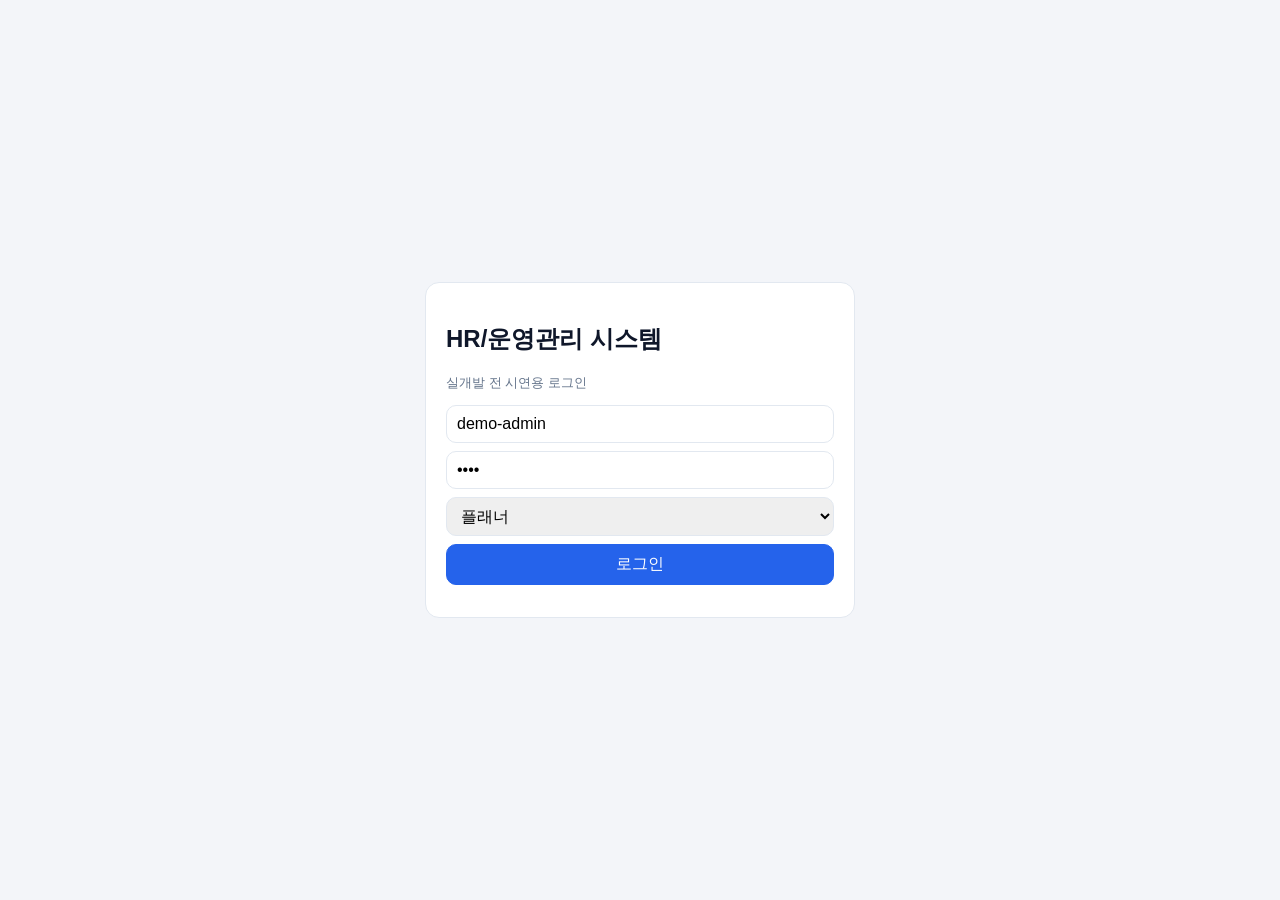
<file: index.html>
<!doctype html>
<html lang="ko">
<head>
  <meta charset="UTF-8" />
  <meta name="viewport" content="width=device-width, initial-scale=1.0" />
  <title>로그인 | HR/운영관리</title>
  <link rel="stylesheet" href="assets/css/common.css" />
</head>
<body>
  <main class="login-shell">
    <section class="login-card">
      <h1>HR/운영관리 시스템</h1>
      <p class="muted">실개발 전 시연용 로그인</p>
      <div class="toolbar" style="flex-direction:column; align-items:stretch;">
        <input id="userId" placeholder="아이디" value="demo-admin" />
        <input id="userPw" type="password" placeholder="비밀번호" value="1234" />
        <select id="roleSelect">
          <option>플래너</option>
          <option>점장</option>
          <option>팀장</option>
          <option>담당</option>
          <option>사무실</option>
        </select>
        <button id="loginBtn" class="primary">로그인</button>
      </div>
    </section>
  </main>
  <script>
    document.getElementById('loginBtn').addEventListener('click', function () {
      const role = document.getElementById('roleSelect').value;
      localStorage.setItem('mock_role', role);
      location.href = 'front.html';
    });
  </script>
</body>
</html>
</file>
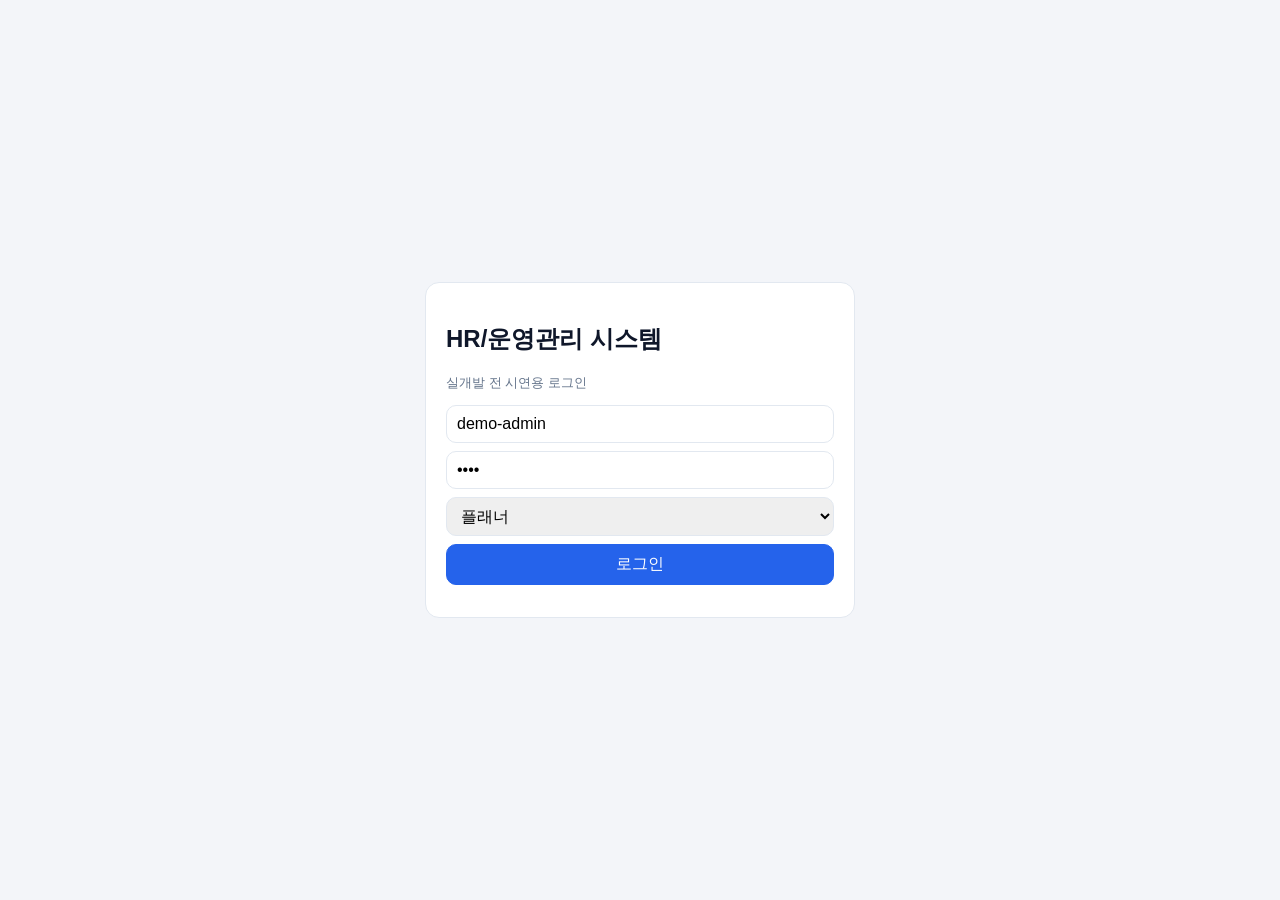
<file: approval.html>
<!doctype html><html lang="ko"><head><meta charset="UTF-8"/><meta name="viewport" content="width=device-width, initial-scale=1.0"/><title>가입/승인</title><link rel="stylesheet" href="assets/css/common.css"/></head>
<body class="page"><main class="container" id="approval-root"></main><script src="assets/js/data.js"></script><script src="assets/js/common.js"></script><script src="assets/js/pages.js"></script><script>PageInit.initApproval();</script></body></html>
</file>
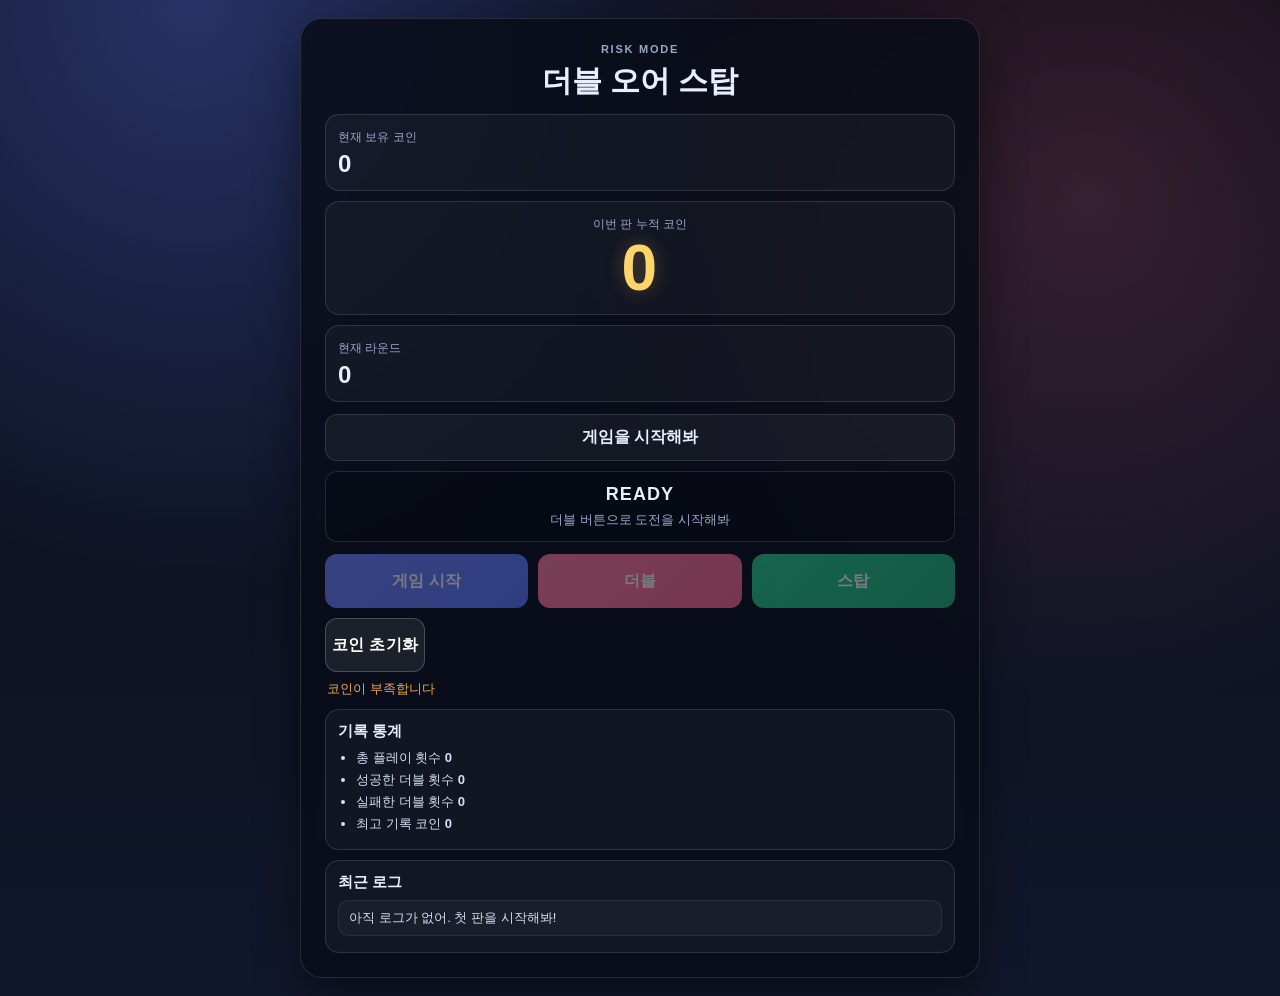
<file: dbstop.html>
<!DOCTYPE html>
<html lang="ko">
<head>
  <meta charset="UTF-8" />
  <meta name="viewport" content="width=device-width, initial-scale=1.0" />
  <title>더블 오어 스탑</title>
  <link rel="stylesheet" href="dbstop.css" />
</head>
<body>
  <main class="app">
    <section class="game-card" id="gameCard">
      <header class="title-wrap">
        <p class="eyebrow">RISK MODE</p>
        <h1>더블 오어 스탑</h1>
      </header>

      <section class="panel total-panel">
        <span class="label">현재 보유 코인</span>
        <strong class="value" id="totalCoin">0</strong>
      </section>

      <section class="panel pot-panel" id="potPanel">
        <span class="label">이번 판 누적 코인</span>
        <strong class="pot-value" id="roundCoin">0</strong>
      </section>

      <section class="panel meta-panel">
        <span class="label">현재 라운드</span>
        <strong class="value" id="roundCount">0</strong>
      </section>

      <section class="status-box" id="statusBox" aria-live="polite">
        게임을 시작해봐
      </section>

      <section class="result-stage" id="resultStage" aria-live="polite">
        <div class="result-card" id="resultCard">
          <p class="result-title" id="resultTitle">READY</p>
          <p class="result-sub" id="resultSub">더블 버튼으로 도전을 시작해봐</p>
        </div>
      </section>

      <section class="actions">
        <button id="startBtn" class="btn btn-start">게임 시작</button>
        <button id="doubleBtn" class="btn btn-double" disabled>더블</button>
        <button id="stopBtn" class="btn btn-stop" disabled>스탑</button>
      </section>

      <section class="sub-actions">
        <button id="resetBtn" class="btn btn-reset">코인 초기화</button>
        <p class="hint" id="coinWarning"></p>
      </section>

      <section class="stats panel">
        <h2>기록 통계</h2>
        <ul>
          <li>총 플레이 횟수 <strong id="statPlays">0</strong></li>
          <li>성공한 더블 횟수 <strong id="statSuccess">0</strong></li>
          <li>실패한 더블 횟수 <strong id="statFail">0</strong></li>
          <li>최고 기록 코인 <strong id="statBest">0</strong></li>
        </ul>
      </section>

      <section class="logs panel">
        <h2>최근 로그</h2>
        <ul id="logList"></ul>
      </section>
    </section>
  </main>

  <script src="dbstop.js"></script>
</body>
</html>
</file>
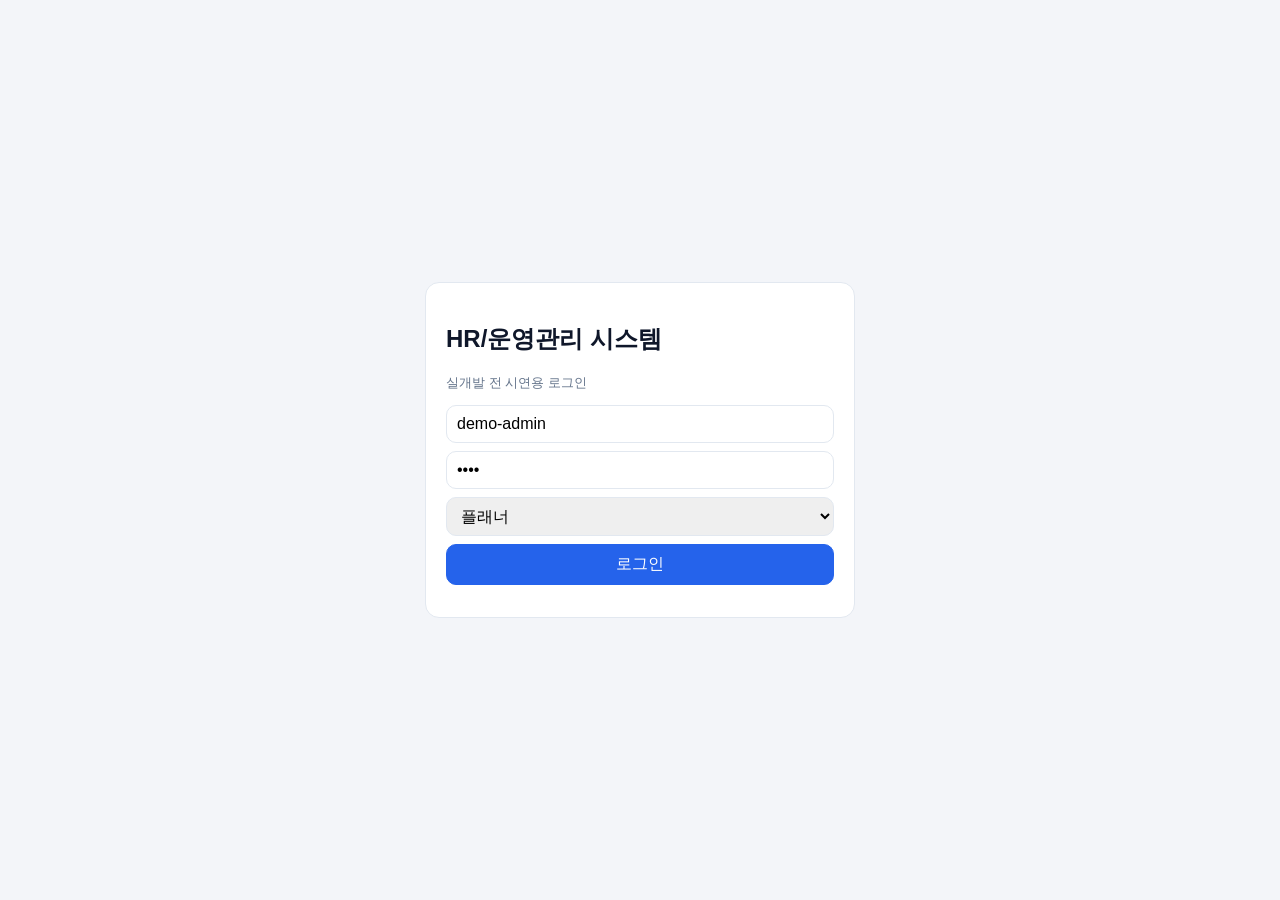
<file: employee.html>
<!doctype html><html lang="ko"><head><meta charset="UTF-8"/><meta name="viewport" content="width=device-width, initial-scale=1.0"/><title>직원관리</title><link rel="stylesheet" href="assets/css/common.css"/></head>
<body class="page"><main class="container" id="employee-root"></main><script src="assets/js/data.js"></script><script src="assets/js/common.js"></script><script src="assets/js/pages.js"></script><script>PageInit.initEmployee();</script></body></html>
</file>
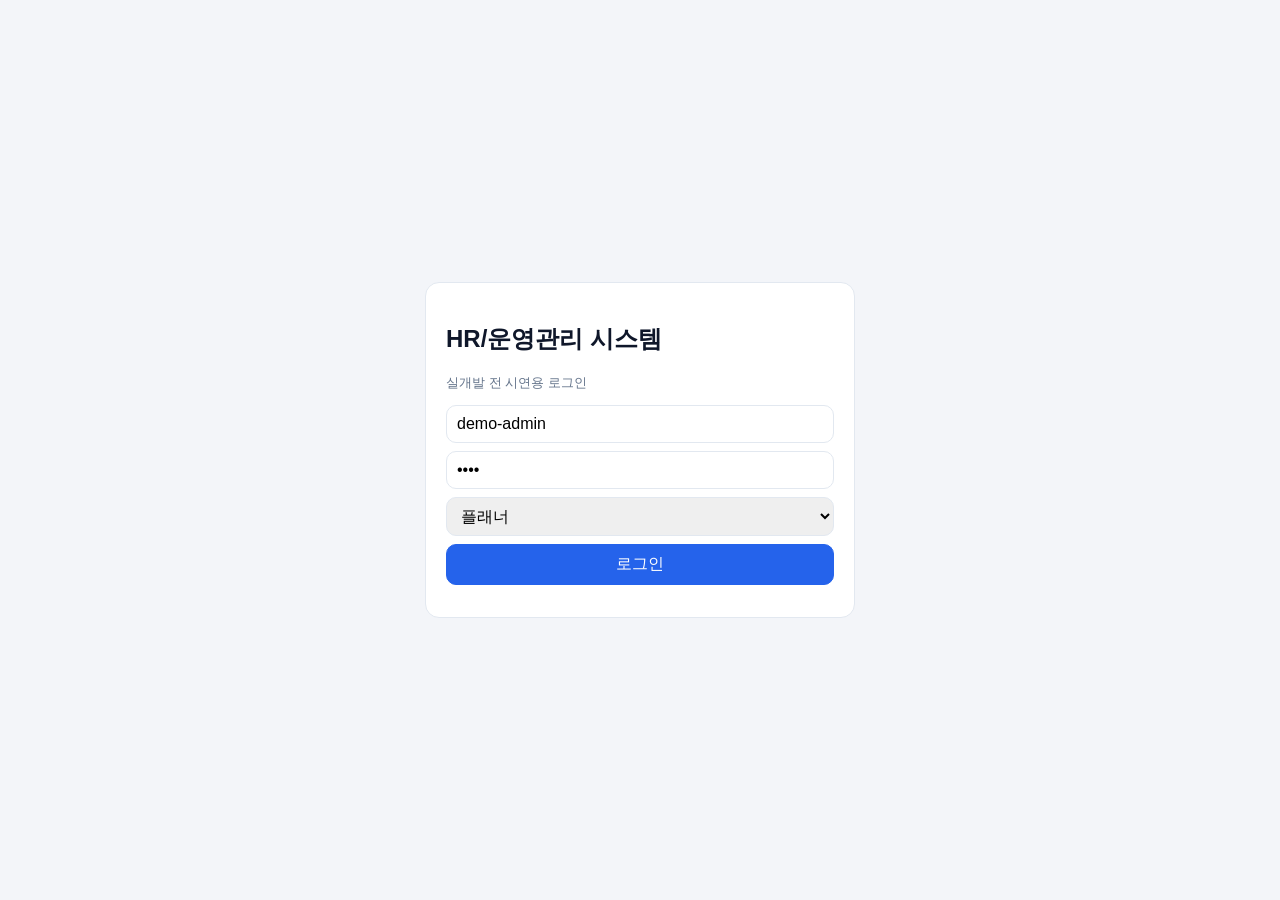
<file: front.html>
<!doctype html><html lang="ko"><head><meta charset="UTF-8"/><meta name="viewport" content="width=device-width, initial-scale=1.0"/><title>대시보드</title><link rel="stylesheet" href="assets/css/common.css"/></head>
<body class="page"><main class="container" id="front-root"></main><script src="assets/js/data.js"></script><script src="assets/js/common.js"></script><script src="assets/js/pages.js"></script><script>PageInit.initFront();</script></body></html>
</file>
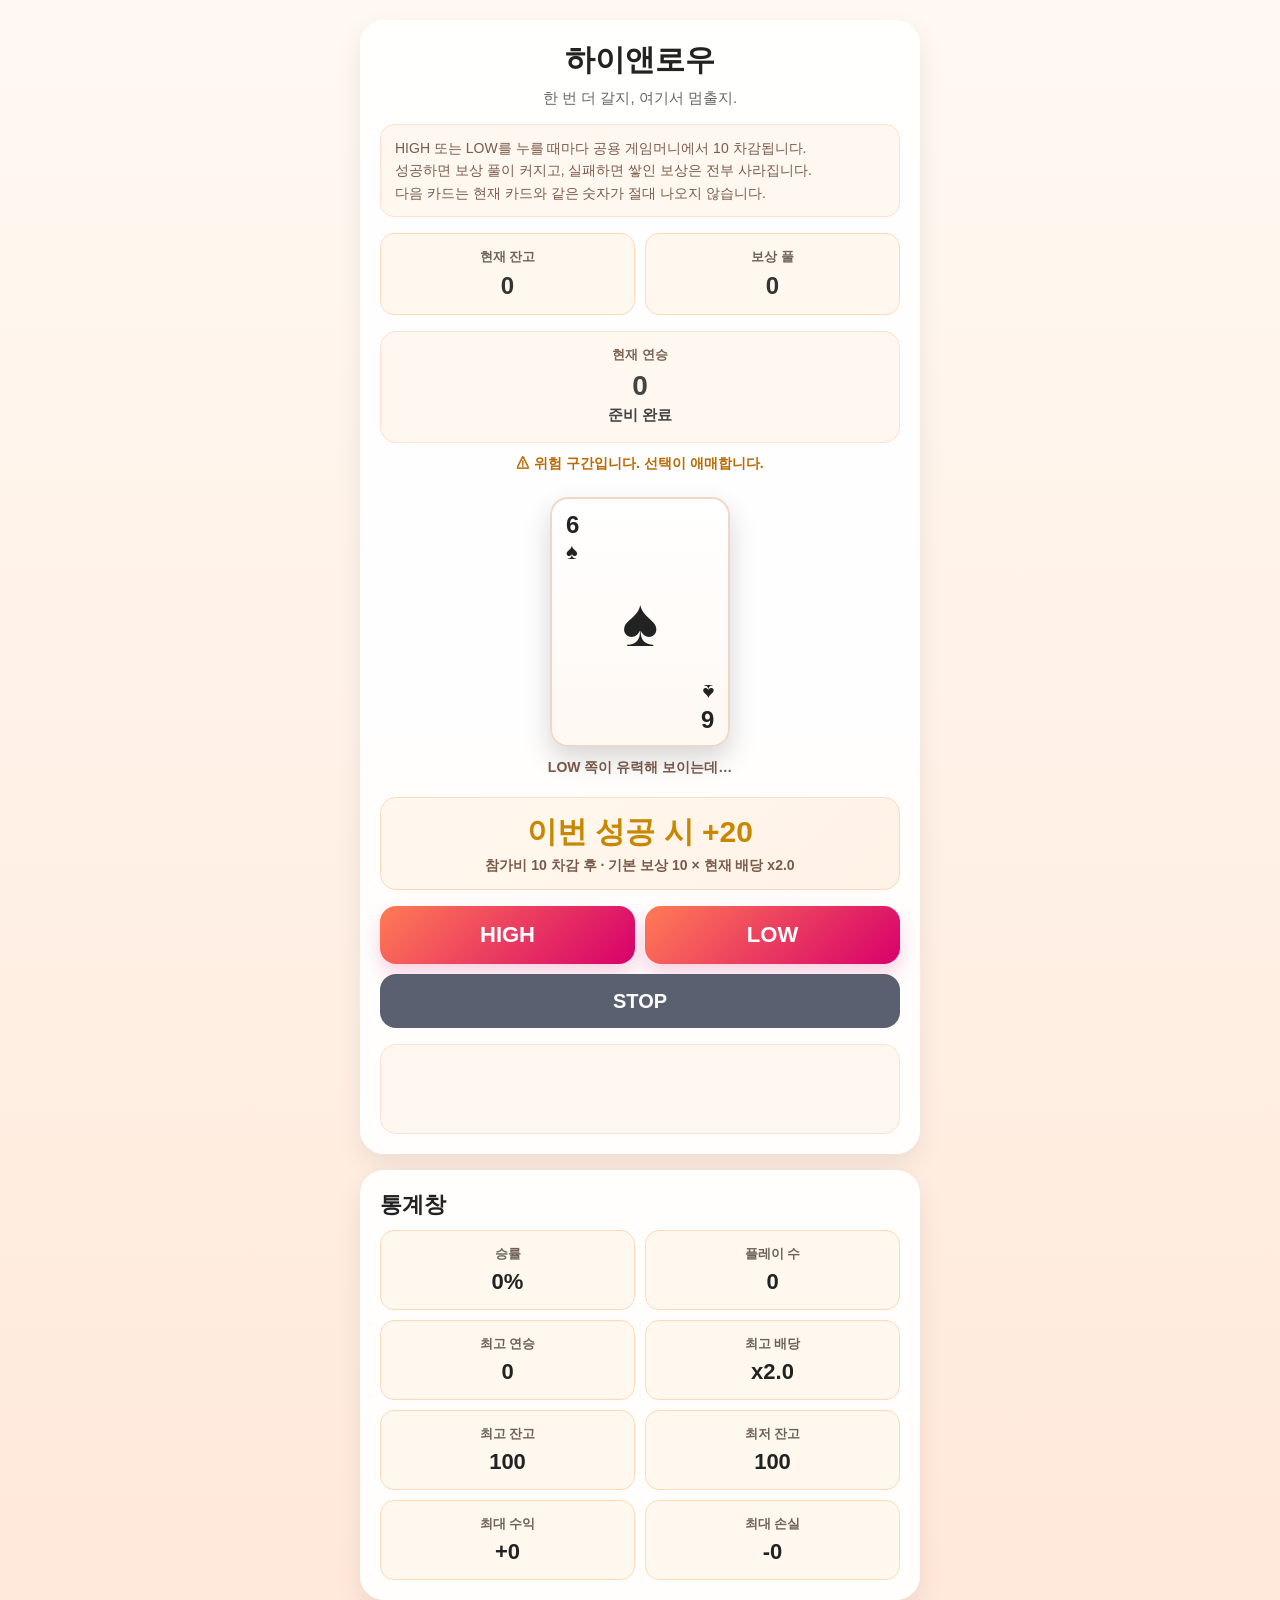
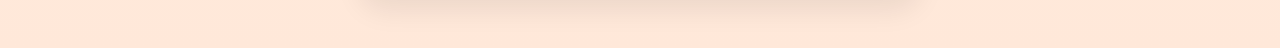
<file: highlow.html>
<!DOCTYPE html>
<html lang="ko">
<head>
  <meta charset="UTF-8" />
  <meta name="viewport" content="width=device-width, initial-scale=1.0" />
  <title>하이앤로우</title>
  <style>
    * { box-sizing: border-box; }

    body {
      margin: 0;
      font-family: Arial, sans-serif;
      background: linear-gradient(180deg, #fff9f2, #ffe8d9);
      color: #222;
      padding: 20px 14px 32px;
    }

    .wrap {
      width: 100%;
      max-width: 560px;
      margin: 0 auto;
    }

    .panel {
      background: rgba(255,255,255,0.94);
      border-radius: 24px;
      padding: 20px;
      box-shadow: 0 10px 28px rgba(0,0,0,0.08);
      margin-bottom: 16px;
    }

    h1 {
      margin: 0 0 8px;
      font-size: 30px;
      text-align: center;
    }

    .sub {
      margin: 0;
      text-align: center;
      color: #666;
      font-size: 15px;
    }

    .guide-box {
      margin-top: 16px;
      background: #fff8f1;
      border: 1px solid #ffe0cc;
      border-radius: 14px;
      padding: 12px 14px;
      color: #7a5b4a;
      font-size: 14px;
      line-height: 1.6;
    }

    .top-stats {
      display: grid;
      grid-template-columns: repeat(2, 1fr);
      gap: 10px;
      margin-top: 16px;
    }

    .mini-card {
      background: #fff8ef;
      border: 1px solid #ffd9b8;
      border-radius: 14px;
      padding: 14px;
      text-align: center;
    }

    .mini-card strong {
      display: block;
      font-size: 13px;
      color: #6f6159;
      margin-bottom: 6px;
    }

    .mini-card span {
      font-size: 24px;
      font-weight: bold;
    }

    .coin-positive { color: #0f9f69; }
    .coin-negative { color: #d64545; }
    .coin-neutral { color: #333; }

    .streak-area {
      margin-top: 16px;
      background: #fff8f1;
      border: 1px solid #ffe0cc;
      border-radius: 16px;
      padding: 14px;
      text-align: center;
      transition: 0.25s ease;
    }

    .streak-label {
      color: #7b6253;
      font-size: 13px;
      font-weight: bold;
      margin-bottom: 6px;
    }

    .streak-value {
      font-size: 28px;
      font-weight: bold;
      margin-bottom: 4px;
    }

    .streak-title {
      font-size: 15px;
      font-weight: bold;
      min-height: 22px;
    }

    .streak-area.level-0 .streak-value,
    .streak-area.level-0 .streak-title { color: #444; }

    .streak-area.level-1 {
      box-shadow: 0 0 0 2px rgba(255, 183, 77, 0.08) inset;
    }

    .streak-area.level-1 .streak-value,
    .streak-area.level-1 .streak-title { color: #c86f18; }

    .streak-area.level-2 {
      box-shadow: 0 0 0 2px rgba(255, 120, 80, 0.12) inset, 0 0 18px rgba(255, 160, 60, 0.12);
    }

    .streak-area.level-2 .streak-value,
    .streak-area.level-2 .streak-title { color: #d14a2b; }

    .streak-area.level-3 {
      box-shadow: 0 0 0 2px rgba(216, 0, 108, 0.16) inset, 0 0 24px rgba(216, 0, 108, 0.18);
      animation: pulseGlow 0.8s ease-in-out infinite alternate;
    }

    .streak-area.level-3 .streak-value,
    .streak-area.level-3 .streak-title { color: #d8006c; }

    @keyframes pulseGlow {
      from { transform: scale(1); }
      to { transform: scale(1.01); }
    }

    .warning-box {
      margin-top: 12px;
      min-height: 24px;
      text-align: center;
      font-size: 14px;
      font-weight: bold;
      color: #b96a00;
    }

    .card-stage {
      margin-top: 18px;
      display: flex;
      flex-direction: column;
      align-items: center;
      gap: 12px;
    }

    .card-wrap {
      perspective: 1000px;
      width: 180px;
      height: 250px;
      position: relative;
    }

    .playing-card {
      width: 100%;
      height: 100%;
      position: relative;
      transform-style: preserve-3d;
      transition: transform 0.65s ease;
    }

    .playing-card.flipped {
      transform: rotateY(180deg);
    }

    .playing-card.reveal-pause {
      transition: transform 0.35s ease;
    }

    .card-face {
      position: absolute;
      inset: 0;
      border-radius: 18px;
      backface-visibility: hidden;
      box-shadow: 0 12px 28px rgba(0,0,0,0.16);
      overflow: hidden;
    }

    .card-front {
      background: linear-gradient(180deg, #fff, #fff8f3);
      border: 2px solid #efd8c8;
      transform: rotateY(180deg);
      display: flex;
      flex-direction: column;
      justify-content: space-between;
      padding: 14px;
    }

    .card-back {
      background:
        radial-gradient(circle at top, rgba(255,255,255,0.18), transparent 25%),
        linear-gradient(135deg, #d8006c, #8f0045);
      border: 2px solid #b10058;
      display: flex;
      align-items: center;
      justify-content: center;
    }

    .card-back::before {
      content: "♠ ♥ ♦ ♣";
      color: rgba(255,255,255,0.9);
      font-size: 22px;
      letter-spacing: 10px;
      text-shadow: 0 0 12px rgba(255,255,255,0.15);
    }

    .card-top, .card-bottom {
      display: flex;
      flex-direction: column;
      line-height: 1;
      font-weight: bold;
      font-size: 24px;
    }

    .card-bottom {
      align-self: flex-end;
      transform: rotate(180deg);
    }

    .card-suit {
      font-size: 22px;
      margin-top: 4px;
    }

    .card-center {
      display: flex;
      align-items: center;
      justify-content: center;
      font-size: 68px;
      font-weight: bold;
      flex: 1;
    }

    .card-red { color: #d64545; }
    .card-black { color: #222; }

    .card-glow-win .card-front {
      box-shadow: 0 0 0 2px rgba(255, 196, 0, 0.3), 0 0 24px rgba(255, 196, 0, 0.3);
    }

    .card-glow-danger .card-front {
      box-shadow: 0 0 0 2px rgba(214, 69, 69, 0.25), 0 0 24px rgba(214, 69, 69, 0.22);
    }

    .shake {
      animation: shake 0.38s ease;
    }

    @keyframes shake {
      0% { transform: translateX(0); }
      20% { transform: translateX(-5px); }
      40% { transform: translateX(5px); }
      60% { transform: translateX(-4px); }
      80% { transform: translateX(4px); }
      100% { transform: translateX(0); }
    }

    .choice-hint {
      min-height: 24px;
      text-align: center;
      font-size: 14px;
      color: #7a5b4a;
      font-weight: bold;
    }

    .reward-banner {
      margin-top: 14px;
      width: 100%;
      background: linear-gradient(135deg, #fff8ef, #fff2e7);
      border: 1px solid #ffd9b8;
      border-radius: 16px;
      padding: 14px;
      text-align: center;
      box-shadow: inset 0 1px 0 rgba(255,255,255,0.6);
      transition: 0.25s ease;
    }

    .reward-banner.hot {
      box-shadow:
        0 0 0 2px rgba(255, 173, 66, 0.16) inset,
        0 0 18px rgba(255, 146, 43, 0.16);
      animation: rewardPulse 0.8s ease-in-out infinite alternate;
    }

    .reward-banner.max {
      box-shadow:
        0 0 0 2px rgba(216, 0, 108, 0.18) inset,
        0 0 24px rgba(216, 0, 108, 0.18);
    }

    @keyframes rewardPulse {
      from { transform: scale(1); }
      to { transform: scale(1.01); }
    }

    .reward-main {
      font-size: 30px;
      font-weight: 900;
      color: #c88700;
      margin-bottom: 4px;
    }

    .reward-sub {
      font-size: 14px;
      color: #7a5b4a;
      font-weight: bold;
    }

    .action-row {
      display: grid;
      grid-template-columns: 1fr 1fr;
      gap: 10px;
      margin-top: 16px;
    }

    .btn {
      height: 58px;
      border: 0;
      border-radius: 16px;
      font-size: 22px;
      font-weight: bold;
      cursor: pointer;
      transition: transform 0.15s ease, filter 0.15s ease, box-shadow 0.15s ease;
    }

    .btn:hover {
      transform: translateY(-1px);
      filter: brightness(1.03);
    }

    .btn-high,
    .btn-low {
      background: linear-gradient(135deg, #ff7b54, #d8006c);
      color: white;
      box-shadow: 0 10px 20px rgba(216,0,108,0.18);
    }

    .btn-stop {
      width: 100%;
      margin-top: 10px;
      background: #5a6070;
      color: white;
      height: 54px;
      border: 0;
      border-radius: 16px;
      font-size: 20px;
      font-weight: bold;
      cursor: pointer;
    }

    .btn:disabled,
    .btn-stop:disabled {
      opacity: 0.55;
      cursor: not-allowed;
    }

    .result-box {
      margin-top: 16px;
      background: #fff8f1;
      border: 1px solid #ffe0cc;
      border-radius: 16px;
      padding: 14px;
      text-align: center;
    }

    .result-main {
      min-height: 30px;
      font-size: 22px;
      font-weight: bold;
      margin-bottom: 6px;
    }

    .result-sub {
      min-height: 24px;
      font-size: 14px;
      color: #7a5b4a;
      font-weight: bold;
    }

    .big-win {
      color: #c88700;
      text-shadow: 0 0 12px rgba(255, 196, 0, 0.25);
    }

    .fail-text {
      color: #d64545;
    }

    .coin-float {
      position: fixed;
      left: 50%;
      transform: translateX(-50%);
      bottom: 120px;
      font-size: 28px;
      font-weight: bold;
      z-index: 1000;
      pointer-events: none;
      animation: floatUp 1s ease forwards;
    }

    .coin-float.plus { color: #0f9f69; }
    .coin-float.minus { color: #d64545; }

    @keyframes floatUp {
      0% { opacity: 0; transform: translate(-50%, 16px) scale(0.9); }
      15% { opacity: 1; }
      100% { opacity: 0; transform: translate(-50%, -48px) scale(1.08); }
    }

    .stats-grid {
      display: grid;
      grid-template-columns: repeat(2, 1fr);
      gap: 10px;
      margin-top: 10px;
    }

    .stat-card {
      background: #fff8ef;
      border: 1px solid #ffd9b8;
      border-radius: 14px;
      padding: 14px;
      text-align: center;
    }

    .stat-card strong {
      display: block;
      font-size: 13px;
      color: #6f6159;
      margin-bottom: 6px;
    }

    .stat-card span {
      font-size: 22px;
      font-weight: bold;
    }

    @media (max-width: 560px) {
      .top-stats,
      .stats-grid {
        grid-template-columns: 1fr 1fr;
      }

      .card-wrap {
        width: 150px;
        height: 210px;
      }

      .card-center {
        font-size: 58px;
      }

      .btn {
        font-size: 20px;
      }

      .reward-main {
        font-size: 26px;
      }
    }
  </style>
</head>
<body>
  <div class="wrap">
    <div class="panel">
      <h1>하이앤로우</h1>
      <p class="sub">한 번 더 갈지, 여기서 멈출지.</p>

      <div class="guide-box">
        HIGH 또는 LOW를 누를 때마다 공용 게임머니에서 10 차감됩니다.<br>
        성공하면 보상 풀이 커지고, 실패하면 쌓인 보상은 전부 사라집니다.<br>
        다음 카드는 현재 카드와 같은 숫자가 절대 나오지 않습니다.
      </div>

      <div class="top-stats">
        <div class="mini-card">
          <strong>현재 잔고</strong>
          <span id="coinValue" class="coin-neutral">100</span>
        </div>
        <div class="mini-card">
          <strong>보상 풀</strong>
          <span id="poolValue" class="coin-neutral">0</span>
        </div>
      </div>

      <div class="streak-area level-0" id="streakArea">
        <div class="streak-label">현재 연승</div>
        <div class="streak-value" id="streakValue">0</div>
        <div class="streak-title" id="streakTitle">준비 완료</div>
      </div>

      <div class="warning-box" id="warningBox"></div>

      <div class="card-stage">
        <div class="card-wrap" id="cardWrap">
          <div class="playing-card" id="playingCard">
            <div class="card-face card-back"></div>
            <div class="card-face card-front" id="cardFront">
              <div class="card-top" id="cardTop"></div>
              <div class="card-center" id="cardCenter"></div>
              <div class="card-bottom" id="cardBottom"></div>
            </div>
          </div>
        </div>

        <div class="choice-hint" id="choiceHint"></div>
      </div>

      <div class="reward-banner" id="rewardBanner">
        <div class="reward-main" id="rewardMain">이번 성공 시 +20</div>
        <div class="reward-sub" id="rewardSub">기본 보상 10 × 현재 배당 x2.0</div>
      </div>

      <div class="action-row">
        <button class="btn btn-high" id="highBtn">HIGH</button>
        <button class="btn btn-low" id="lowBtn">LOW</button>
      </div>

      <button class="btn-stop" id="stopBtn">STOP</button>

      <div class="result-box">
        <div class="result-main" id="resultMain"></div>
        <div class="result-sub" id="resultSub"></div>
      </div>
    </div>

    <div class="panel">
      <h2 style="margin:0 0 10px; font-size:22px;">통계창</h2>
      <div class="stats-grid">
        <div class="stat-card">
          <strong>승률</strong>
          <span id="statWinRate">0%</span>
        </div>
        <div class="stat-card">
          <strong>플레이 수</strong>
          <span id="statGames">0</span>
        </div>
        <div class="stat-card">
          <strong>최고 연승</strong>
          <span id="statBestStreak">0</span>
        </div>
        <div class="stat-card">
          <strong>최고 배당</strong>
          <span id="statBestMulti">x2.0</span>
        </div>
        <div class="stat-card">
          <strong>최고 잔고</strong>
          <span id="statMaxCoin">100</span>
        </div>
        <div class="stat-card">
          <strong>최저 잔고</strong>
          <span id="statMinCoin">100</span>
        </div>
        <div class="stat-card">
          <strong>최대 수익</strong>
          <span id="statMaxProfit">0</span>
        </div>
        <div class="stat-card">
          <strong>최대 손실</strong>
          <span id="statMaxLoss">0</span>
        </div>
      </div>
    </div>
  </div>

  <script>
    const COIN_KEY = "coin";
    const STATS_KEY = "highlow_stats_v1";
    const BASE_REWARD = 10;
    const PLAY_COST = 10;

    const suits = [
      { symbol: "♠", color: "black" },
      { symbol: "♣", color: "black" },
      { symbol: "♥", color: "red" },
      { symbol: "♦", color: "red" }
    ];

    function loadCoin() {
      const saved = Number(localStorage.getItem(COIN_KEY));
      if (Number.isNaN(saved)) {
        localStorage.setItem(COIN_KEY, "100");
        return 100;
      }
      return saved;
    }

    function saveCoin() {
      localStorage.setItem(COIN_KEY, String(coin));
    }

    function loadStats() {
      try {
        const raw = localStorage.getItem(STATS_KEY);
        if (!raw) {
          return {
            streak: 0,
            bestStreak: 0,
            bestMultiplier: 2.0,
            games: 0,
            wins: 0,
            maxCoin: 100,
            minCoin: 100,
            maxProfit: 0,
            maxLoss: 0,
            pool: 0
          };
        }
        return JSON.parse(raw);
      } catch {
        return {
          streak: 0,
          bestStreak: 0,
          bestMultiplier: 2.0,
          games: 0,
          wins: 0,
          maxCoin: 100,
          minCoin: 100,
          maxProfit: 0,
          maxLoss: 0,
          pool: 0
        };
      }
    }

    function saveStats() {
      localStorage.setItem(STATS_KEY, JSON.stringify({
        streak,
        bestStreak,
        bestMultiplier,
        games,
        wins,
        maxCoin,
        minCoin,
        maxProfit,
        maxLoss,
        pool
      }));
    }

    let coin = loadCoin();
    const loadedStats = loadStats();

    let pool = loadedStats.pool ?? 0;
    let streak = loadedStats.streak ?? 0;
    let bestStreak = loadedStats.bestStreak ?? 0;
    let bestMultiplier = loadedStats.bestMultiplier ?? 2.0;
    let games = loadedStats.games ?? 0;
    let wins = loadedStats.wins ?? 0;
    let maxCoin = loadedStats.maxCoin ?? coin;
    let minCoin = loadedStats.minCoin ?? coin;
    let maxProfit = loadedStats.maxProfit ?? 0;
    let maxLoss = loadedStats.maxLoss ?? 0;
    let isBusy = false;

    const playingCard = document.getElementById("playingCard");
    const cardFront = document.getElementById("cardFront");
    const cardTop = document.getElementById("cardTop");
    const cardCenter = document.getElementById("cardCenter");
    const cardBottom = document.getElementById("cardBottom");
    const cardWrap = document.getElementById("cardWrap");

    const coinValue = document.getElementById("coinValue");
    const poolValue = document.getElementById("poolValue");
    const streakValue = document.getElementById("streakValue");
    const streakTitle = document.getElementById("streakTitle");
    const streakArea = document.getElementById("streakArea");
    const warningBox = document.getElementById("warningBox");
    const choiceHint = document.getElementById("choiceHint");

    const rewardBanner = document.getElementById("rewardBanner");
    const rewardMain = document.getElementById("rewardMain");
    const rewardSub = document.getElementById("rewardSub");

    const highBtn = document.getElementById("highBtn");
    const lowBtn = document.getElementById("lowBtn");
    const stopBtn = document.getElementById("stopBtn");

    const resultMain = document.getElementById("resultMain");
    const resultSub = document.getElementById("resultSub");

    const statWinRate = document.getElementById("statWinRate");
    const statGames = document.getElementById("statGames");
    const statBestStreak = document.getElementById("statBestStreak");
    const statBestMulti = document.getElementById("statBestMulti");
    const statMaxCoin = document.getElementById("statMaxCoin");
    const statMinCoin = document.getElementById("statMinCoin");
    const statMaxProfit = document.getElementById("statMaxProfit");
    const statMaxLoss = document.getElementById("statMaxLoss");

    function randomInt(min, max) {
      return Math.floor(Math.random() * (max - min + 1)) + min;
    }

    function drawCard(excludeValue = null) {
      let value;
      do {
        value = randomInt(1, 13);
      } while (value === excludeValue);

      const suit = suits[randomInt(0, suits.length - 1)];
      return { value, suit: suit.symbol, color: suit.color };
    }

    function formatValue(value) {
      if (value === 1) return "A";
      if (value === 11) return "J";
      if (value === 12) return "Q";
      if (value === 13) return "K";
      return String(value);
    }

    function getNumericValue(card) {
      return card.value;
    }

    function renderCard(card) {
      const text = formatValue(card.value);
      const colorClass = card.color === "red" ? "card-red" : "card-black";

      cardTop.className = `card-top ${colorClass}`;
      cardCenter.className = `card-center ${colorClass}`;
      cardBottom.className = `card-bottom ${colorClass}`;

      cardTop.innerHTML = `${text}<span class="card-suit">${card.suit}</span>`;
      cardCenter.innerHTML = `${card.suit}`;
      cardBottom.innerHTML = `${text}<span class="card-suit">${card.suit}</span>`;
    }

    function getMultiplierByStreak(nextStreak) {
      if (nextStreak <= 1) return 2.0;
      if (nextStreak === 2) return 2.2;
      if (nextStreak === 3) return 2.5;
      if (nextStreak === 4) return 3.0;
      return 3.5;
    }

    function getStreakTier(value) {
      if (value >= 7) return 3;
      if (value >= 5) return 2;
      if (value >= 3) return 1;
      return 0;
    }

    function getStreakTitle(value) {
      if (value >= 7) return "멈출 수 없음";
      if (value >= 5) return "폭주 상태";
      if (value >= 3) return "흐름 탑승";
      if (value >= 1) return "시동 걸림";
      return "준비 완료";
    }

    function updateDangerWarning(card) {
      const v = getNumericValue(card);

      if (streak >= 5) {
        warningBox.textContent = "⚠ 연승이 높아졌습니다. 지금 깨지면 보상 풀 전부 손실";
        return;
      }

      if (v >= 6 && v <= 8) {
        warningBox.textContent = "⚠ 위험 구간입니다. 선택이 애매합니다.";
        return;
      }

      if (v <= 3) {
        warningBox.textContent = "HIGH 쪽 유혹이 강한 숫자입니다.";
        return;
      }

      if (v >= 11) {
        warningBox.textContent = "LOW 쪽 유혹이 강한 숫자입니다.";
        return;
      }

      warningBox.textContent = "";
    }

    function updateChoiceHint() {
      const hints = [
        "이번엔 HIGH 흐름인데…",
        "LOW 쪽이 유력해 보이는데…",
        "확률상 패턴이 바뀔 타이밍 같다",
        "한 번 더 가면 먹힐 것 같은데…",
        "이번 선택이 분기점일 수 있다"
      ];
      choiceHint.textContent = hints[randomInt(0, hints.length - 1)];
    }

    function setBusy(state) {
      isBusy = state;
      highBtn.disabled = state;
      lowBtn.disabled = state;
      stopBtn.disabled = state;
    }

    function updateRewardBanner() {
      const nextMultiplier = getMultiplierByStreak(streak + 1);
      const expectedReward = Math.floor(BASE_REWARD * nextMultiplier);

      rewardMain.textContent = `이번 성공 시 +${expectedReward}`;
      rewardSub.textContent = `참가비 ${PLAY_COST} 차감 후 · 기본 보상 ${BASE_REWARD} × 현재 배당 x${nextMultiplier.toFixed(1)}`;

      rewardBanner.classList.remove("hot", "max");
      if (streak >= 3) rewardBanner.classList.add("hot");
      if (streak >= 6) rewardBanner.classList.add("max");
    }

    function updateTopUI() {
      coinValue.textContent = coin;
      poolValue.textContent = pool;
      streakValue.textContent = streak;
      streakTitle.textContent = getStreakTitle(streak);

      coinValue.className = coin > 0 ? "coin-positive" : coin < 0 ? "coin-negative" : "coin-neutral";
      poolValue.className = pool > 0 ? "coin-positive" : pool < 0 ? "coin-negative" : "coin-neutral";

      const tier = getStreakTier(streak);
      streakArea.className = `streak-area level-${tier}`;

      updateDangerWarning(currentCard);
      updateRewardBanner();
    }

    function updateStats() {
      const winRate = games ? Math.floor((wins / games) * 100) : 0;

      statWinRate.textContent = `${winRate}%`;
      statGames.textContent = games;
      statBestStreak.textContent = bestStreak;
      statBestMulti.textContent = `x${bestMultiplier.toFixed(1)}`;
      statMaxCoin.textContent = maxCoin;
      statMinCoin.textContent = minCoin;
      statMaxProfit.textContent = `+${maxProfit}`;
      statMaxLoss.textContent = `-${maxLoss}`;
    }

    function updateAll() {
      updateTopUI();
      updateStats();
      saveCoin();
      saveStats();
    }

    function showCoinFloat(text, type = "plus") {
      const el = document.createElement("div");
      el.className = `coin-float ${type}`;
      el.textContent = text;
      document.body.appendChild(el);

      setTimeout(() => {
        el.remove();
      }, 1000);
    }

    function revealCard(nextCard, pauseMs = 320) {
      return new Promise(resolve => {
        playingCard.classList.remove("flipped");
        setTimeout(() => {
          renderCard(nextCard);
          playingCard.classList.add("reveal-pause");
          playingCard.classList.add("flipped");

          setTimeout(() => {
            setTimeout(() => {
              playingCard.classList.remove("reveal-pause");
              resolve();
            }, pauseMs);
          }, 360);
        }, 120);
      });
    }

    function pulseSelection(btn) {
      btn.style.transform = "scale(1.06)";
      setTimeout(() => {
        btn.style.transform = "";
      }, 140);
    }

    function getResultDelay() {
      return streak >= 4 ? 920 : 720;
    }

    function applySuccessVisual() {
      cardWrap.classList.remove("shake");
      cardFront.classList.remove("card-glow-danger");
      cardFront.classList.add("card-glow-win");
      setTimeout(() => {
        cardFront.classList.remove("card-glow-win");
      }, 700);
    }

    function applyFailVisual() {
      cardFront.classList.remove("card-glow-win");
      cardFront.classList.add("card-glow-danger");
      cardWrap.classList.add("shake");

      setTimeout(() => {
        cardFront.classList.remove("card-glow-danger");
        cardWrap.classList.remove("shake");
      }, 700);
    }

    function classifyNearMiss(prev, next, win) {
      const diff = Math.abs(getNumericValue(next) - getNumericValue(prev));
      if (win) return "";
      if (diff === 1) return "아깝다… 한 끗 차이";
      return "";
    }

    let currentCard = drawCard();
    renderCard(currentCard);
    playingCard.classList.add("flipped");
    updateChoiceHint();
    updateAll();

    async function play(choice) {
      if (isBusy) return;
      setBusy(true);

      if (choice === "high") pulseSelection(highBtn);
      if (choice === "low") pulseSelection(lowBtn);

      // 참가비 즉시 차감
      coin -= PLAY_COST;
      maxCoin = Math.max(maxCoin, coin + pool);
      minCoin = Math.min(minCoin, coin);
      showCoinFloat(`-${PLAY_COST}`, "minus");
      updateAll();

      resultMain.textContent = "카드를 뒤집는 중…";
      resultMain.className = "result-main";
      resultSub.textContent = "";

      updateChoiceHint();

      const nextCard = drawCard(currentCard.value);
      const prevCard = currentCard;

      await new Promise(r => setTimeout(r, 180));
      await revealCard(nextCard, getResultDelay());

      let win = false;
      if (choice === "high" && getNumericValue(nextCard) > getNumericValue(prevCard)) win = true;
      if (choice === "low" && getNumericValue(nextCard) < getNumericValue(prevCard)) win = true;

      // 판정은 카드 대소 비교 결과만 반영한다.
      // (연승 구간에서도 임의로 실패 처리하지 않음)

      const nearMissText = classifyNearMiss(prevCard, nextCard, win);

      if (win) {
        wins++;
        streak++;
        bestStreak = Math.max(bestStreak, streak);

        const multiplier = getMultiplierByStreak(streak);
        bestMultiplier = Math.max(bestMultiplier, multiplier);

        const reward = Math.floor(BASE_REWARD * multiplier);
        pool += reward;

        resultMain.textContent = `성공 🔥 +${reward}`;
        resultMain.className = "result-main big-win";

        if (streak >= 5) {
          resultSub.textContent = `BIG WIN · 현재 배당 x${multiplier.toFixed(1)}`;
        } else if (streak >= 3) {
          resultSub.textContent = `연승 배당 발동 · x${multiplier.toFixed(1)}`;
        } else {
          resultSub.textContent = `현재 배당 x${multiplier.toFixed(1)}`;
        }

        applySuccessVisual();
        showCoinFloat(`+${reward}`, "plus");
      } else {
        const loss = pool;
        const hadBigStreak = streak >= 4;

        pool = 0;
        streak = 0;

        resultMain.textContent = hadBigStreak ? "여기서… 끝난다" : `실패 💀 -${loss}`;
        resultMain.className = "result-main fail-text";

        if (hadBigStreak) {
          resultSub.textContent = `연승 종료 · 보상 풀 ${loss} 전부 손실`;
        } else if (loss > 0) {
          resultSub.textContent = `보상 풀 ${loss} 손실`;
        } else {
          resultSub.textContent = "이번 판은 수익 없이 종료";
        }

        if (nearMissText) {
          resultSub.textContent += ` · ${nearMissText}`;
        }

        if (loss > maxLoss) maxLoss = loss;
        applyFailVisual();
        if (loss > 0) showCoinFloat(`-${loss}`, "minus");
      }

      currentCard = nextCard;

      maxCoin = Math.max(maxCoin, coin + pool);
      minCoin = Math.min(minCoin, coin);
      games++;

      updateAll();

      await new Promise(r => setTimeout(r, streak >= 4 ? 1100 : 850));
      setBusy(false);
    }

    function stopGame() {
      if (isBusy) return;

      const gain = pool;
      coin += gain;

      if (gain > maxProfit) maxProfit = gain;
      if (coin > maxCoin) maxCoin = coin;
      if (coin < minCoin) minCoin = coin;

      resultMain.textContent = gain > 0 ? `STOP +${gain}` : "STOP";
      resultMain.className = "result-main";
      resultSub.textContent = gain > 0 ? "보상이 잔고로 흡수됩니다" : "확정할 보상이 없습니다";

      if (gain !== 0) showCoinFloat(`+${gain}`, "plus");

      pool = 0;
      streak = 0;

      updateAll();
    }

    highBtn.addEventListener("click", () => play("high"));
    lowBtn.addEventListener("click", () => play("low"));
    stopBtn.addEventListener("click", stopGame);
  </script>
</body>
</html>
</file>
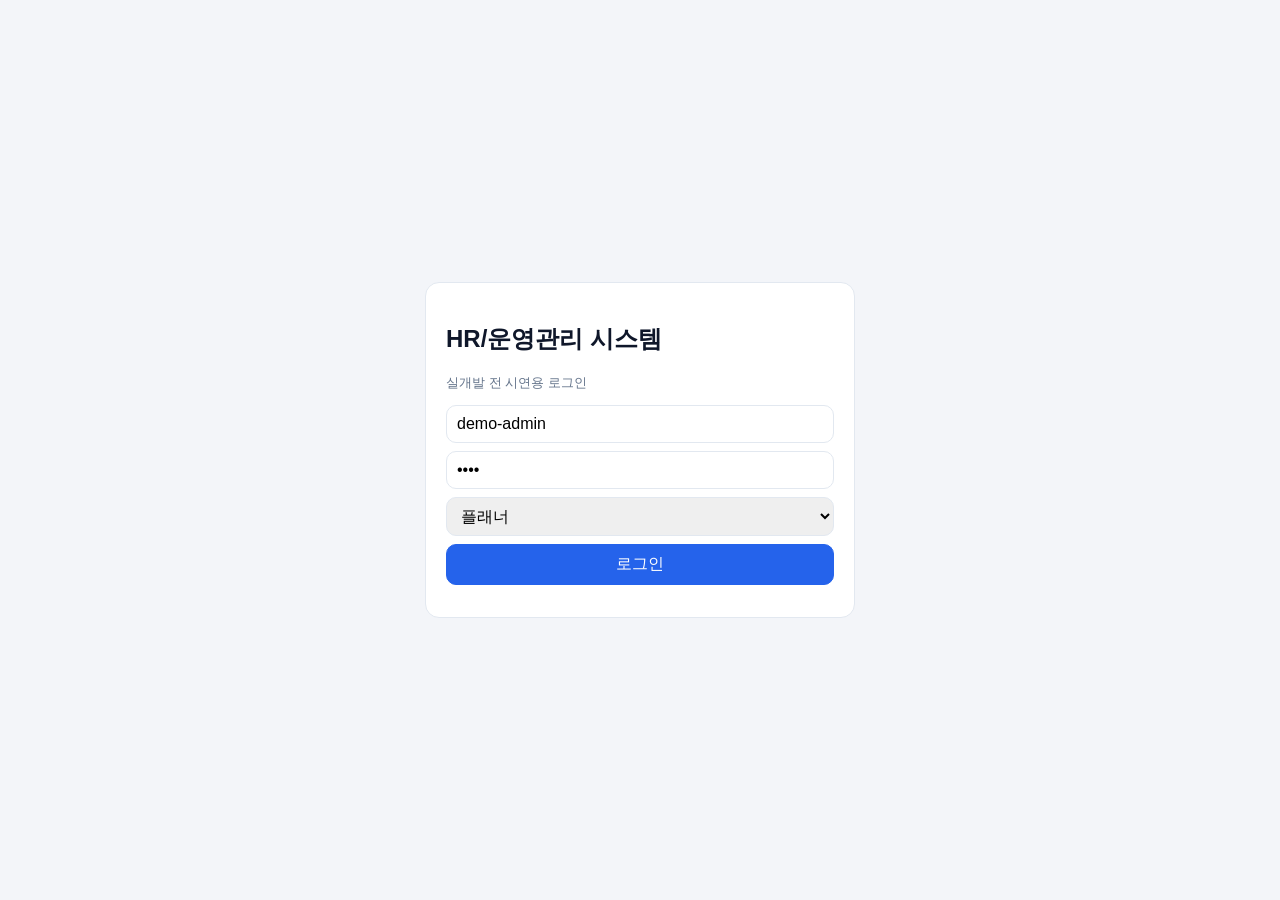
<file: office.html>
<!doctype html><html lang="ko"><head><meta charset="UTF-8"/><meta name="viewport" content="width=device-width, initial-scale=1.0"/><title>사무실</title><link rel="stylesheet" href="assets/css/common.css"/></head>
<body class="page"><main class="container" id="office-root"></main><script src="assets/js/data.js"></script><script src="assets/js/common.js"></script><script src="assets/js/pages.js"></script><script>PageInit.initOffice();</script></body></html>
</file>
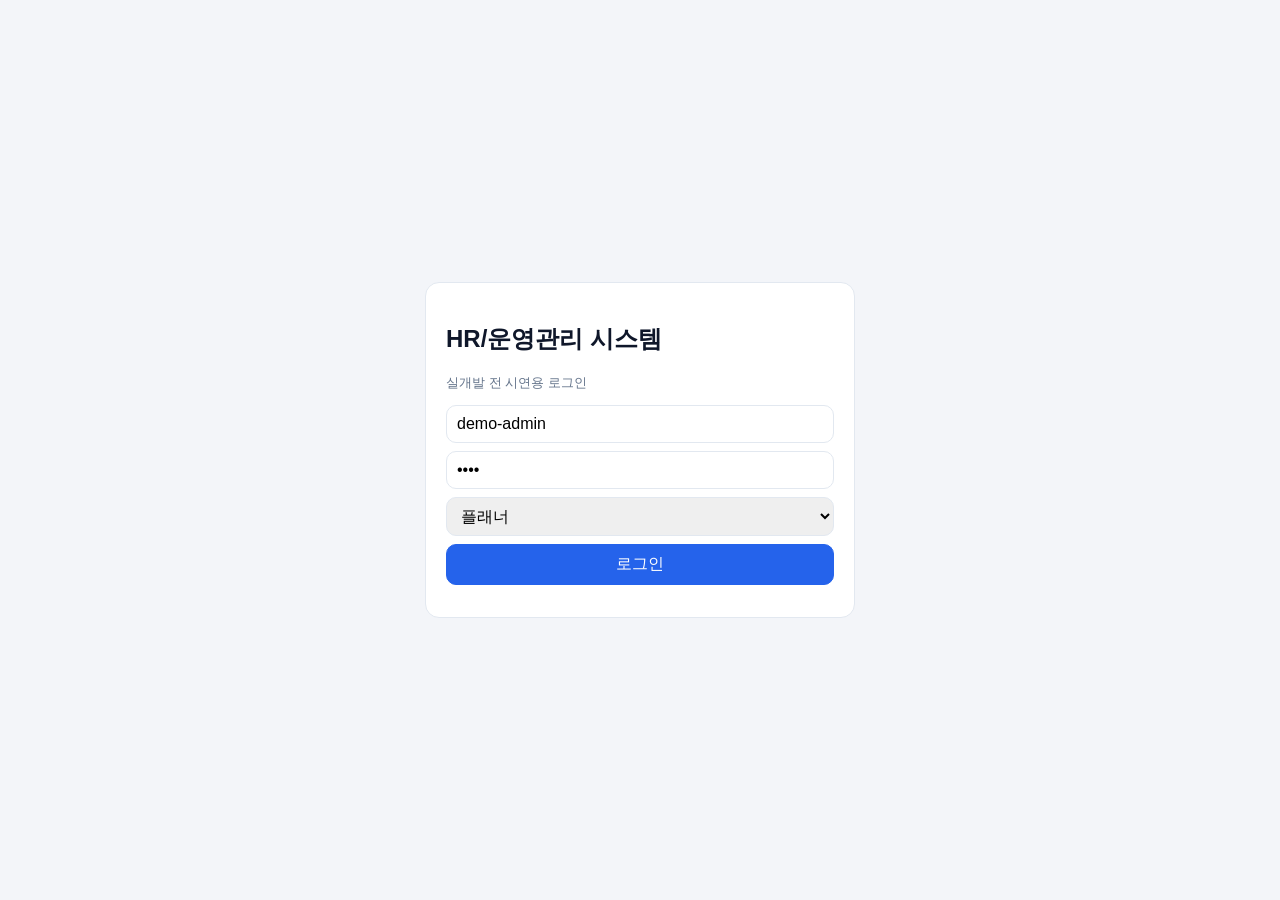
<file: onoff.html>
<!doctype html><html lang="ko"><head><meta charset="UTF-8"/><meta name="viewport" content="width=device-width, initial-scale=1.0"/><title>온오프관리</title><link rel="stylesheet" href="assets/css/common.css"/></head>
<body class="page"><main class="container" id="onoff-root"></main><script src="assets/js/data.js"></script><script src="assets/js/common.js"></script><script src="assets/js/pages.js"></script><script>PageInit.initOnoff();</script></body></html>
</file>
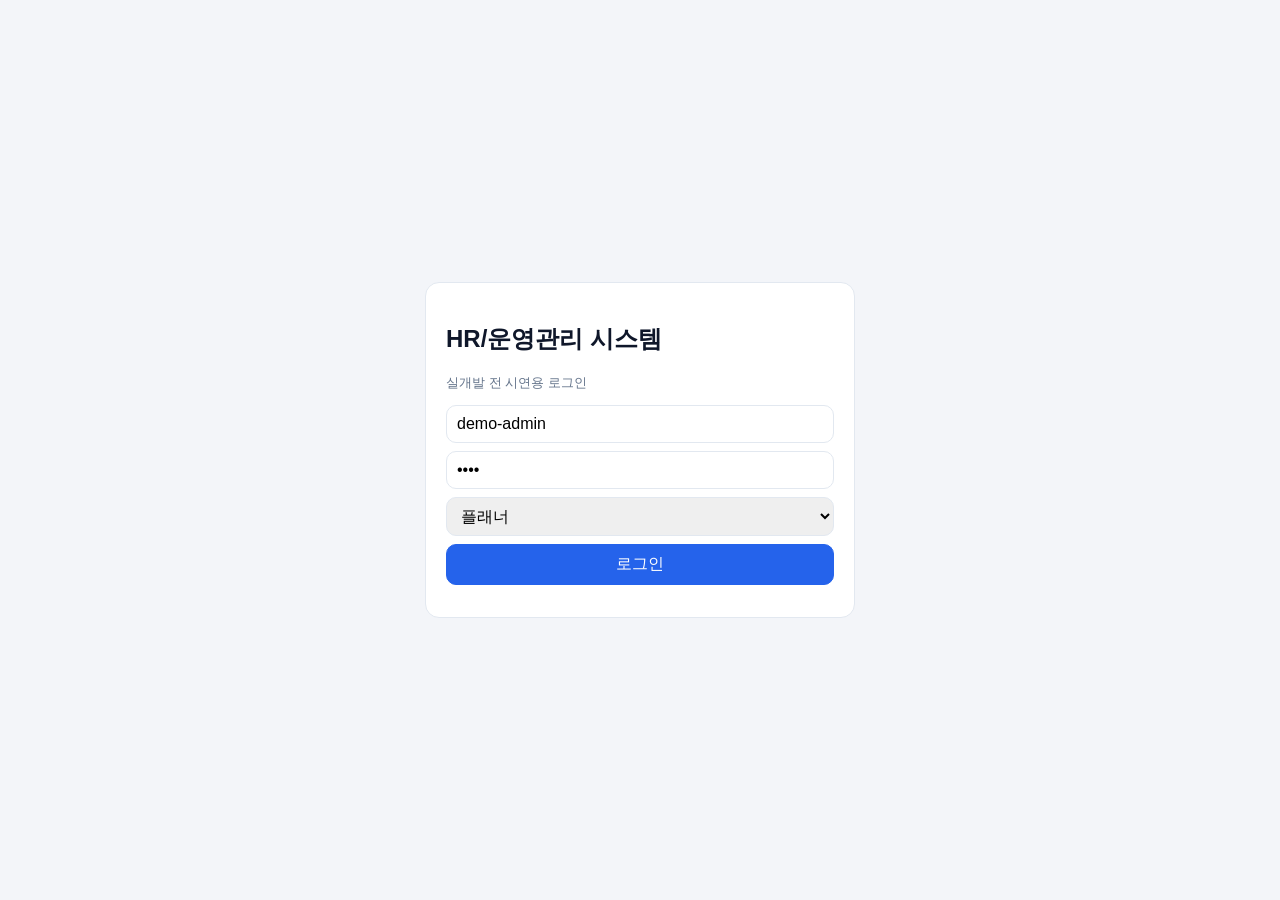
<file: org.html>
<!doctype html><html lang="ko"><head><meta charset="UTF-8"/><meta name="viewport" content="width=device-width, initial-scale=1.0"/><title>조직관리</title><link rel="stylesheet" href="assets/css/common.css"/></head>
<body class="page"><main class="container" id="org-root"></main><script src="assets/js/data.js"></script><script src="assets/js/common.js"></script><script src="assets/js/pages.js"></script><script>PageInit.initOrg();</script></body></html>
</file>
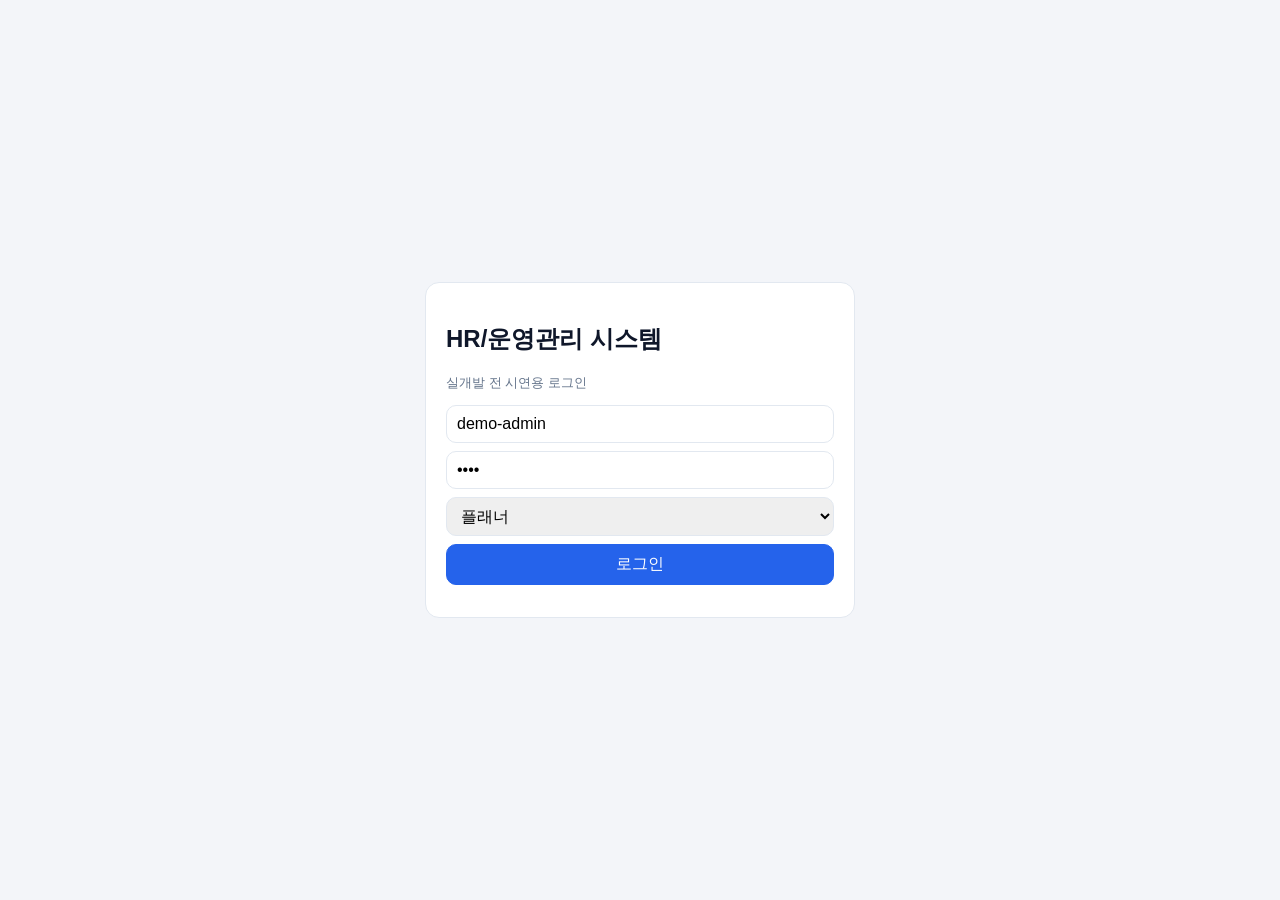
<file: pos.html>
<!doctype html><html lang="ko"><head><meta charset="UTF-8"/><meta name="viewport" content="width=device-width, initial-scale=1.0"/><title>매장</title><link rel="stylesheet" href="assets/css/common.css"/></head>
<body class="page"><main class="container" id="pos-root"></main><script src="assets/js/data.js"></script><script src="assets/js/common.js"></script><script src="assets/js/pages.js"></script><script>PageInit.initPos();</script></body></html>
</file>
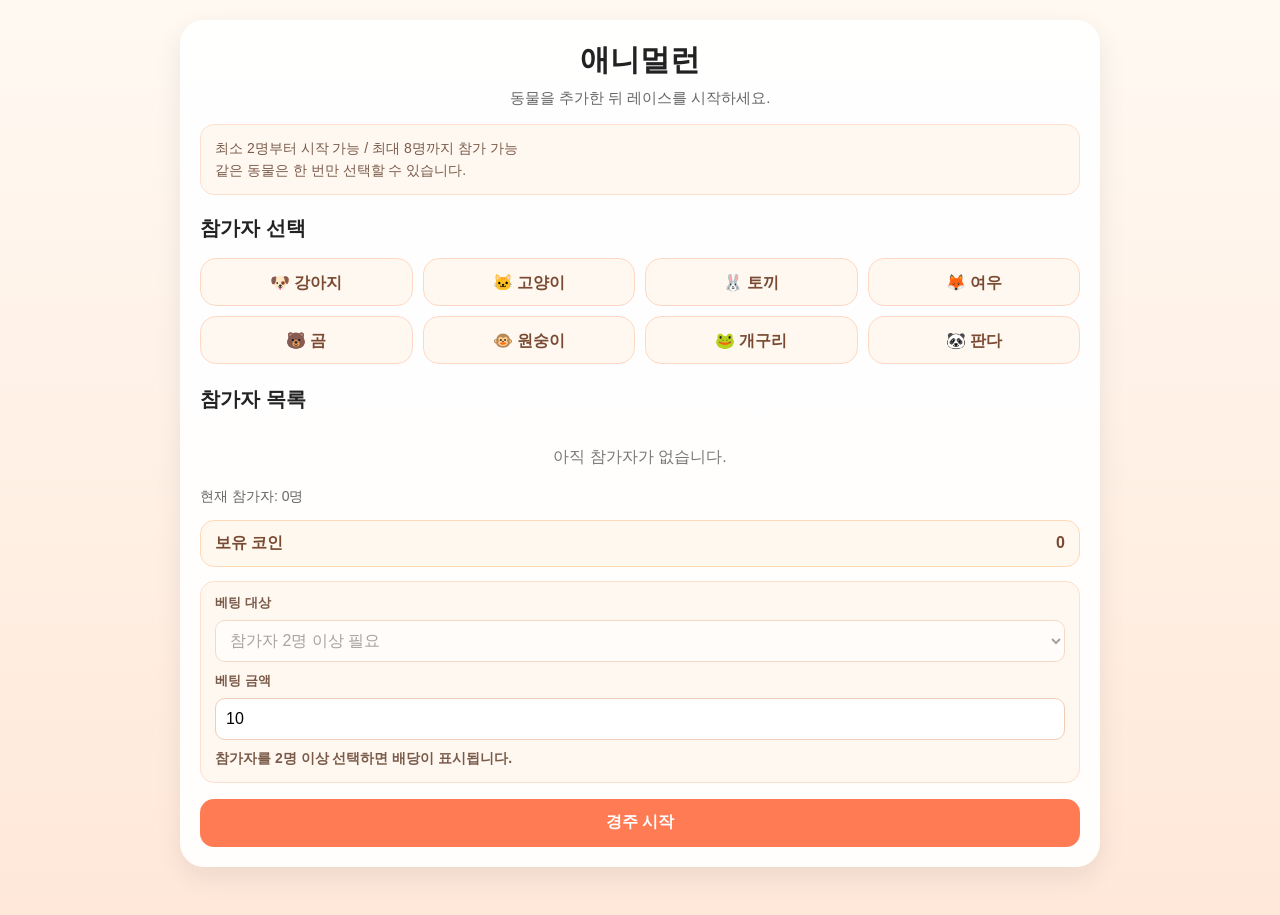
<file: race.html>
<!DOCTYPE html>
<html lang="ko">
<head>
  <meta charset="UTF-8" />
  <meta name="viewport" content="width=device-width, initial-scale=1.0" />
  <title>애니멀런</title>
  <style>
    * { box-sizing: border-box; }

    body {
      margin: 0;
      font-family: Arial, sans-serif;
      background: linear-gradient(180deg, #fff9f2, #ffe8d9);
      color: #222;
      padding: 20px 14px 32px;
    }

    .wrap {
      width: 100%;
      max-width: 920px;
      margin: 0 auto;
    }

    .screen {
      display: none;
    }

    .screen.show {
      display: block;
    }

    .panel {
      background: rgba(255,255,255,0.94);
      border-radius: 24px;
      padding: 20px;
      box-shadow: 0 10px 28px rgba(0,0,0,0.08);
      margin-bottom: 16px;
    }

    h1 {
      margin: 0 0 8px;
      font-size: 30px;
      text-align: center;
    }

    .sub {
      margin: 0;
      text-align: center;
      color: #666;
      font-size: 15px;
    }

    .section-title {
      margin: 0 0 14px;
      font-size: 20px;
    }

    .guide-box {
      margin-top: 16px;
      background: #fff8f1;
      border: 1px solid #ffe0cc;
      border-radius: 14px;
      padding: 12px 14px;
      color: #7a5b4a;
      font-size: 14px;
      line-height: 1.6;
    }

    .animal-grid {
      display: grid;
      grid-template-columns: repeat(4, 1fr);
      gap: 10px;
      margin-top: 16px;
    }

    .animal-btn {
      border: 1px solid #ffd8c4;
      background: #fff8f1;
      color: #7a4b33;
      border-radius: 16px;
      padding: 14px 10px;
      font-size: 16px;
      font-weight: bold;
      cursor: pointer;
      transition: transform 0.15s ease, box-shadow 0.15s ease, opacity 0.15s ease;
    }

    .animal-btn:hover {
      transform: translateY(-1px);
      box-shadow: 0 6px 16px rgba(255,123,84,0.12);
    }

    .animal-btn:disabled {
      opacity: 0.45;
      cursor: not-allowed;
    }

    .participants {
      display: flex;
      flex-direction: column;
      gap: 10px;
      margin-top: 12px;
    }

    .participant {
      display: grid;
      grid-template-columns: 60px 1fr auto;
      gap: 10px;
      align-items: center;
      background: #fff8f1;
      border: 1px solid #ffe0cc;
      border-radius: 14px;
      padding: 12px 14px;
    }

    .emoji {
      font-size: 30px;
      text-align: center;
      line-height: 1;
    }

    .name {
      font-size: 16px;
      font-weight: bold;
    }

    .empty {
      text-align: center;
      color: #777;
      padding: 20px 0 8px;
    }

    .helper {
      margin-top: 12px;
      color: #666;
      font-size: 14px;
    }

    .coin-box {
      margin-top: 14px;
      background: #fff8ef;
      border: 1px solid #ffd9b8;
      border-radius: 14px;
      padding: 12px 14px;
      display: flex;
      justify-content: space-between;
      align-items: center;
      font-weight: bold;
      color: #7a4b33;
    }

    .betting-box {
      margin-top: 14px;
      background: #fff8f1;
      border: 1px solid #ffe0cc;
      border-radius: 14px;
      padding: 12px 14px;
      display: grid;
      gap: 10px;
    }

    .bet-row {
      display: grid;
      gap: 8px;
    }

    .bet-row label {
      font-size: 13px;
      color: #7a5b4a;
      font-weight: bold;
    }

    .bet-row select,
    .bet-row input {
      height: 42px;
      border: 1px solid #f1cdb5;
      border-radius: 10px;
      background: #fff;
      padding: 0 10px;
      font: inherit;
    }

    .odds-preview {
      font-size: 14px;
      color: #7a5b4a;
      font-weight: bold;
      min-height: 20px;
    }

    .action-row {
      display: flex;
      gap: 10px;
      flex-wrap: wrap;
      margin-top: 16px;
    }

    button {
      font: inherit;
      border: 0;
      border-radius: 14px;
      padding: 0 18px;
      height: 48px;
      font-weight: bold;
      cursor: pointer;
      background: #ff7b54;
      color: #fff;
      transition: transform 0.15s ease, opacity 0.15s ease, box-shadow 0.15s ease;
    }

    button:hover {
      transform: translateY(-1px);
    }

    button:disabled {
      opacity: 0.55;
      cursor: not-allowed;
    }

    .ghost-btn {
      background: #fff3ea;
      color: #b45533;
      border: 1px solid #ffd3be;
    }

    .danger-btn {
      height: 36px;
      border-radius: 10px;
      background: #fff1f1;
      color: #c44;
      border: 1px solid #f3c9c9;
      padding: 0 12px;
    }

    .primary-wide {
      flex: 1;
      min-width: 220px;
    }

    .race-status {
      text-align: center;
      font-size: 22px;
      font-weight: bold;
      min-height: 34px;
      margin-bottom: 14px;
    }

    .race-status.hot {
      color: #c85a16;
      animation: blink 0.45s ease-in-out infinite alternate;
    }

    .race-status.finish {
      color: #c92b2b;
    }

    @keyframes blink {
      from { opacity: 0.68; transform: scale(1); }
      to { opacity: 1; transform: scale(1.02); }
    }

    .live-rank-box {
      margin-bottom: 14px;
      background: #fff8f1;
      border: 1px solid #ffe0cc;
      border-radius: 16px;
      padding: 12px 14px;
    }

    .live-rank-title {
      font-size: 15px;
      font-weight: bold;
      color: #7a5b4a;
      margin-bottom: 8px;
    }

    .live-rank-list {
      display: flex;
      flex-wrap: wrap;
      gap: 8px;
    }

    .live-rank-item {
      background: #fff;
      border: 1px solid #f2dfd0;
      border-radius: 999px;
      padding: 8px 12px;
      font-size: 14px;
      font-weight: bold;
      color: #6f5547;
    }

    .track-list {
      display: flex;
      flex-direction: column;
      gap: 12px;
    }

    .track {
      position: relative;
      background: #fff8f1;
      border: 1px solid #ffe0cc;
      border-radius: 16px;
      padding: 12px 14px 18px;
      overflow: hidden;
      transition: box-shadow 0.2s ease, transform 0.2s ease;
    }

    .track.first-place {
      box-shadow: 0 0 0 2px #ffd86f inset, 0 0 20px rgba(255, 204, 0, 0.18);
    }

    .track.second-place {
      box-shadow: 0 0 0 2px #ffcaa8 inset, 0 0 20px rgba(255, 136, 51, 0.12);
    }

    .track.finish-hit {
      animation: finishPulse 0.55s ease 2;
    }

    @keyframes finishPulse {
      0% { transform: scale(1); }
      50% { transform: scale(1.01); box-shadow: 0 0 0 3px rgba(255, 196, 0, 0.55) inset, 0 0 24px rgba(255, 196, 0, 0.22); }
      100% { transform: scale(1); }
    }

    .track-top {
      display: flex;
      align-items: center;
      justify-content: space-between;
      gap: 8px;
      margin-bottom: 10px;
    }

    .track-name {
      display: flex;
      align-items: center;
      gap: 10px;
      font-weight: bold;
    }

    .lane-wrap {
      position: relative;
      padding-right: 54px;
      height: 42px;
      display: flex;
      align-items: center;
    }

    .lane {
      position: relative;
      width: 100%;
      height: 20px;
      background: linear-gradient(90deg, #f7e7db, #fdf3ec);
      border-radius: 999px;
      overflow: visible;
      margin-top: 0;
    }

    .runner {
      position: absolute;
      top: 50%;
      left: 0;
      font-size: 30px;
      line-height: 1;
      transform: translate(0, -50%);
      will-change: transform, filter;
      transition: filter 0.15s ease;
    }

    .runner.stunned {
      filter: grayscale(1) brightness(0.85);
    }

    .runner.boosted {
      filter: drop-shadow(0 0 10px rgba(255, 133, 51, 0.55));
    }

    .finish-flag {
      position: absolute;
      right: 8px;
      top: 50%;
      translate: 0 -50%;
      font-size: 28px;
      line-height: 1;
      animation: flagWave 0.55s ease-in-out infinite alternate;
      transform-origin: bottom left;
      z-index: 3;
      pointer-events: none;
      transition: transform 0.2s ease, filter 0.2s ease;
    }

    .finish-flag.hit {
      filter: drop-shadow(0 0 10px rgba(255, 198, 0, 0.75));
      transform: scale(1.16) rotate(6deg);
    }

    @keyframes flagWave {
      from { rotate: -6deg; }
      to { rotate: 6deg; }
    }

    .result-box {
      margin-top: 16px;
      background: #fff8f1;
      border: 1px solid #ffe0cc;
      border-radius: 16px;
      padding: 16px;
      display: none;
    }

    .result-box.show {
      display: block;
    }

    .result-title {
      font-size: 22px;
      font-weight: bold;
      margin-bottom: 8px;
    }

    .result-sub {
      color: #6a5a50;
      margin-bottom: 8px;
      font-size: 15px;
    }

    .result-comment {
      color: #b45533;
      font-weight: bold;
      margin-bottom: 14px;
      font-size: 16px;
    }

    .ranking {
      display: flex;
      flex-direction: column;
      gap: 8px;
      margin-bottom: 14px;
    }

    .ranking-item {
      background: #fff;
      border: 1px solid #f2dfd0;
      border-radius: 12px;
      padding: 10px 12px;
      display: flex;
      justify-content: space-between;
      gap: 10px;
      align-items: center;
    }

    .ranking-left {
      display: flex;
      gap: 10px;
      align-items: center;
      font-weight: bold;
    }

    .result-actions {
      display: flex;
      gap: 10px;
      flex-wrap: wrap;
    }

    .double-btn {
      flex: 1;
      min-width: 220px;
      font-size: 18px;
      height: 54px;
      border-radius: 16px;
      background: linear-gradient(90deg, #ff6b3d, #ff8d5f);
      box-shadow: 0 10px 24px rgba(255,107,61,0.28);
    }

    .history-mini {
      margin-top: 8px;
      color: #7a655b;
      font-size: 14px;
    }

    @media (max-width: 760px) {
      .animal-grid {
        grid-template-columns: repeat(2, 1fr);
      }

      .participant {
        grid-template-columns: 54px 1fr;
      }

      .danger-btn {
        justify-self: end;
      }

      .track-top {
        flex-direction: column;
        align-items: flex-start;
      }

      .live-rank-list {
        flex-direction: column;
      }
    }
  </style>
</head>
<body>
  <div class="wrap">
    <div class="screen show" id="setupScreen">
      <div class="panel">
        <h1>애니멀런</h1>
        <p class="sub">동물을 추가한 뒤 레이스를 시작하세요.</p>

        <div class="guide-box">
          최소 2명부터 시작 가능 / 최대 8명까지 참가 가능<br>
          같은 동물은 한 번만 선택할 수 있습니다.
        </div>

        <h2 class="section-title" style="margin-top:20px;">참가자 선택</h2>
        <div class="animal-grid" id="animalGrid"></div>

        <h2 class="section-title" style="margin-top:22px;">참가자 목록</h2>
        <div class="participants" id="participantsList"></div>
        <div class="empty" id="emptyText">아직 참가자가 없습니다.</div>
        <div class="helper" id="participantCountText">현재 참가자: 0명</div>
        <div class="coin-box">
          <span>보유 코인</span>
          <span id="coinValue">100</span>
        </div>

        <div class="betting-box">
          <div class="bet-row">
            <label for="betAnimalSelect">베팅 대상</label>
            <select id="betAnimalSelect"></select>
          </div>
          <div class="bet-row">
            <label for="betAmountInput">베팅 금액</label>
            <input id="betAmountInput" type="number" min="10" step="10" value="10" />
          </div>
          <div class="odds-preview" id="oddsPreview">참가자를 2명 이상 선택하면 배당이 표시됩니다.</div>
        </div>

        <div class="action-row">
          <button id="startBtn" class="primary-wide">경주 시작</button>
        </div>
      </div>
    </div>

    <div class="screen" id="raceScreen">
      <div class="panel">
        <div class="race-status" id="raceStatus">출발 준비 중…</div>

        <div class="live-rank-box">
          <div class="live-rank-title">현재 순위</div>
          <div class="live-rank-list" id="liveRankList">
            <div class="live-rank-item">레이스 시작 전입니다.</div>
          </div>
        </div>

        <div class="track-list" id="trackList"></div>

        <div class="result-box" id="resultBox">
          <div class="result-title" id="resultTitle"></div>
          <div class="result-sub" id="resultSub"></div>
          <div class="result-comment" id="resultComment"></div>
          <div class="ranking" id="ranking"></div>
          <div class="result-actions">
            <button class="double-btn" id="doubleBtn">묻고 더블로 🔥</button>
            <button class="ghost-btn" id="backBtn">설정으로 돌아가기</button>
          </div>
          <div class="history-mini" id="winnerHistory"></div>
        </div>
      </div>
    </div>
  </div>

  <script>
    const COIN_KEY = "coin";
    const HOUSE_EDGE = 0.08;
    const MIN_BET = 10;
    const animalOptions = [
      { name: "강아지", emoji: "🐶" },
      { name: "고양이", emoji: "🐱" },
      { name: "토끼", emoji: "🐰" },
      { name: "여우", emoji: "🦊" },
      { name: "곰", emoji: "🐻" },
      { name: "원숭이", emoji: "🐵" },
      { name: "개구리", emoji: "🐸" },
      { name: "판다", emoji: "🐼" }
    ];

    const participants = [];
    let raceWeights = [];
    let raceOdds = [];
    let currentRaceData = [];
    let raceRunning = false;
    let winnerLog = [];
    let selectedBetId = null;
    let coin = loadCoin();

    const setupScreen = document.getElementById("setupScreen");
    const raceScreen = document.getElementById("raceScreen");

    const animalGrid = document.getElementById("animalGrid");
    const participantsList = document.getElementById("participantsList");
    const emptyText = document.getElementById("emptyText");
    const participantCountText = document.getElementById("participantCountText");
    const coinValue = document.getElementById("coinValue");
    const betAnimalSelect = document.getElementById("betAnimalSelect");
    const betAmountInput = document.getElementById("betAmountInput");
    const oddsPreview = document.getElementById("oddsPreview");

    const startBtn = document.getElementById("startBtn");

    const raceStatus = document.getElementById("raceStatus");
    const trackList = document.getElementById("trackList");
    const liveRankList = document.getElementById("liveRankList");
    const resultBox = document.getElementById("resultBox");
    const resultTitle = document.getElementById("resultTitle");
    const resultSub = document.getElementById("resultSub");
    const resultComment = document.getElementById("resultComment");
    const ranking = document.getElementById("ranking");
    const doubleBtn = document.getElementById("doubleBtn");
    const backBtn = document.getElementById("backBtn");
    const winnerHistory = document.getElementById("winnerHistory");

    function loadCoin() {
      const saved = Number(localStorage.getItem(COIN_KEY));
      if (Number.isNaN(saved)) {
        localStorage.setItem(COIN_KEY, "100");
        return 100;
      }
      return saved;
    }

    function saveCoin() {
      localStorage.setItem(COIN_KEY, String(coin));
    }

    function showSetupScreen() {
      setupScreen.classList.add("show");
      raceScreen.classList.remove("show");
    }

    function showRaceScreen() {
      setupScreen.classList.remove("show");
      raceScreen.classList.add("show");
      window.scrollTo({ top: 0, behavior: "smooth" });
    }

    function randomInt(min, max) {
      return Math.floor(Math.random() * (max - min + 1)) + min;
    }

    function assignRaceWeights() {
      raceWeights = participants.map(() => randomInt(60, 140));
      raceOdds = buildOddsFromWeights(raceWeights);
    }

    function buildOddsFromWeights(weights) {
      if (!weights.length) return [];
      const total = weights.reduce((sum, value) => sum + value, 0);
      return weights.map(weight => {
        const probability = weight / total;
        const fairOdds = 1 / probability;
        const payoutOdds = fairOdds * (1 - HOUSE_EDGE);
        return Math.max(1.10, Number(payoutOdds.toFixed(2)));
      });
    }

    function getBetAmount() {
      const amount = Number(betAmountInput.value);
      if (!Number.isFinite(amount)) return 0;
      return Math.floor(amount);
    }

    function updateCoinUI() {
      coinValue.textContent = String(coin);
    }

    function renderBettingControls() {
      if (participants.length < 2) {
        betAnimalSelect.innerHTML = `<option value="">참가자 2명 이상 필요</option>`;
        betAnimalSelect.disabled = true;
        oddsPreview.textContent = "참가자를 2명 이상 선택하면 배당이 표시됩니다.";
        return;
      }

      betAnimalSelect.disabled = false;
      betAnimalSelect.innerHTML = participants.map((p, i) => `
        <option value="${p.id}">${p.emoji} ${p.name} (x${(raceOdds[i] || 1.1).toFixed(2)})</option>
      `).join("");

      if (!participants.some(p => String(p.id) === String(selectedBetId))) {
        selectedBetId = participants[0].id;
      }
      betAnimalSelect.value = String(selectedBetId);
      updateOddsPreview();
    }

    function updateOddsPreview() {
      const amount = getBetAmount();
      const index = participants.findIndex(p => String(p.id) === String(selectedBetId));
      if (index < 0 || participants.length < 2) {
        oddsPreview.textContent = "베팅 정보를 확인해 주세요.";
        return;
      }
      const odds = raceOdds[index] || 1.1;
      const payout = Math.floor(amount * odds);
      oddsPreview.textContent = `배당 x${odds.toFixed(2)} · 적중 시 ${payout}코인 지급 (하우스 엣지 ${(HOUSE_EDGE * 100).toFixed(0)}%)`;
    }

    function renderAnimalButtons() {
      animalGrid.innerHTML = animalOptions.map((animal) => {
        const alreadySelected = participants.some(p => p.name === animal.name);
        const disabled = participants.length >= 8 || alreadySelected;
        return `
          <button class="animal-btn" data-name="${animal.name}" ${disabled ? "disabled" : ""}>
            ${animal.emoji} ${animal.name}
          </button>
        `;
      }).join("");
    }

    function renderParticipants() {
      participantsList.innerHTML = "";

      if (participants.length === 0) {
        emptyText.style.display = "block";
      } else {
        emptyText.style.display = "none";

        participants.forEach((p, i) => {
          const row = document.createElement("div");
          row.className = "participant";
          row.innerHTML = `
            <div class="emoji">${p.emoji}</div>
            <div class="name">${p.name}</div>
            <button class="danger-btn" data-index="${i}">삭제</button>
          `;
          participantsList.appendChild(row);
        });
      }

      participantCountText.textContent = `현재 참가자: ${participants.length}명`;
      renderAnimalButtons();
      renderBettingControls();
      updateCoinUI();
    }

    function addParticipantByAnimal(name) {
      if (participants.length >= 8) return;
      if (participants.some(p => p.name === name)) return;

      const found = animalOptions.find(a => a.name === name);
      if (!found) return;

      participants.push({
        id: Date.now() + Math.random(),
        name: found.name,
        emoji: found.emoji
      });

      assignRaceWeights();
      if (!selectedBetId) {
        selectedBetId = participants[0].id;
      }
      renderParticipants();
    }

    function removeParticipant(index) {
      const removed = participants[index];
      participants.splice(index, 1);
      if (removed && String(removed.id) === String(selectedBetId)) {
        selectedBetId = participants[0] ? participants[0].id : null;
      }
      assignRaceWeights();
      renderParticipants();
    }

    function buildRaceData() {
      currentRaceData = participants.map((p, i) => ({
        ...p,
        weight: raceWeights[i],
        progress: 0,
        finishedAt: null,
        rank: null,
        hasHitFlag: false,
        raceBoost: 0.88 + Math.random() * 0.24,
        burstBias: Math.random() * 2 - 1,
        stunUntil: 0,
        boostUntil: 0
      }));
    }

    function renderTracks() {
      trackList.innerHTML = currentRaceData.map((p, i) => `
        <div class="track" id="track-${i}">
          <div class="track-top">
            <div class="track-name">
              <div class="emoji">${p.emoji}</div>
              <div>${p.name}</div>
            </div>
          </div>
          <div class="lane-wrap">
            <div class="lane" id="lane-${i}">
              <div class="runner" id="runner-${i}">${p.emoji}</div>
            </div>
            <div class="finish-flag" id="flag-${i}">🏁</div>
          </div>
        </div>
      `).join("");
    }

    function weightedBaseSpeed(weight) {
      const normalized = (weight - 60) / 80;
      return 0.155 + normalized * 0.055;
    }

    function sleep(ms) {
      return new Promise(resolve => setTimeout(resolve, ms));
    }

    function getRunnerGeometry(index, progress) {
      const lane = document.getElementById(`lane-${index}`);
      const runner = document.getElementById(`runner-${index}`);
      const flag = document.getElementById(`flag-${index}`);

      if (!lane || !runner || !flag) return null;

      const laneRect = lane.getBoundingClientRect();
      const flagRect = flag.getBoundingClientRect();
      const runnerWidth = runner.offsetWidth || 30;

      const flagX = (flagRect.left - laneRect.left) + 4;
      const maxX = Math.max(0, flagX - runnerWidth);

      const x = (progress / 100) * maxX;
      const runnerRight = x + runnerWidth;

      return { lane, runner, flag, x, maxX, runnerRight, flagX, runnerWidth };
    }

    function updateRunnerPosition(index, progress) {
      const geo = getRunnerGeometry(index, progress);
      if (!geo) return null;

      geo.runner.style.transform = `translate(${geo.x}px, -50%)`;
      return geo;
    }

    function classifyRaceComment(winner, second, diffSec) {
      if (diffSec <= 0.10) {
        return "초접전 승부! 결승선 앞에서 끝까지 뒤집혔습니다.";
      }
      if (diffSec <= 0.25) {
        return "막판 집중력이 승부를 갈랐습니다.";
      }
      return "예상 밖 변수들이 계속 터진 레이스였습니다.";
    }

    function updateWinnerHistory() {
      if (winnerLog.length === 0) {
        winnerHistory.textContent = "";
        return;
      }
      winnerHistory.textContent = `최근 우승: ${winnerLog.slice(-5).reverse().join(" → ")}`;
    }

    function renderLiveRank(sorted) {
      liveRankList.innerHTML = sorted.slice(0, 4).map((p, idx) => `
        <div class="live-rank-item">${idx + 1}위 ${p.emoji} ${p.name}</div>
      `).join("");
    }

    function playFlagHitEffect(index) {
      const flag = document.getElementById(`flag-${index}`);
      const track = document.getElementById(`track-${index}`);
      if (!flag || !track) return;

      flag.classList.add("hit");
      track.classList.add("finish-hit");

      setTimeout(() => {
        flag.classList.remove("hit");
      }, 450);

      setTimeout(() => {
        track.classList.remove("finish-hit");
      }, 700);
    }

    function updateRunnerStateClass(index, p, now) {
      const runner = document.getElementById(`runner-${index}`);
      if (!runner) return;

      runner.classList.toggle("stunned", p.stunUntil && now < p.stunUntil);
      runner.classList.toggle("boosted", p.boostUntil && now < p.boostUntil);
    }

    async function startRace() {
      if (participants.length < 2) {
        alert("참가자는 최소 2명 이상이어야 합니다.");
        return;
      }
      if (raceRunning) return;

      const betAmount = getBetAmount();
      if (betAmount < MIN_BET) {
        alert(`최소 베팅 금액은 ${MIN_BET}코인입니다.`);
        return;
      }
      if (betAmount > coin) {
        alert("코인이 부족합니다.");
        return;
      }

      const betIndex = participants.findIndex(p => String(p.id) === String(selectedBetId));
      if (betIndex < 0) {
        alert("베팅 대상을 선택해 주세요.");
        return;
      }

      const placedBet = {
        participantId: participants[betIndex].id,
        participantName: participants[betIndex].name,
        participantEmoji: participants[betIndex].emoji,
        odds: raceOdds[betIndex] || 1.1,
        amount: betAmount
      };

      coin -= placedBet.amount;
      saveCoin();
      updateCoinUI();

      raceRunning = true;
      resultBox.classList.remove("show");
      raceStatus.classList.remove("hot", "finish");
      raceStatus.textContent = "출발 준비 중…";
      liveRankList.innerHTML = `<div class="live-rank-item">레이스 준비 중…</div>`;

      showRaceScreen();
      buildRaceData();
      renderTracks();

      currentRaceData.forEach((_, i) => updateRunnerPosition(i, 0));

      await sleep(500);
      raceStatus.textContent = "3";
      await sleep(500);
      raceStatus.textContent = "2";
      await sleep(500);
      raceStatus.textContent = "1";
      await sleep(500);
      raceStatus.textContent = "출발!";
      await sleep(300);

      const raceStart = performance.now();
      let finishCount = 0;
      let animationFrame = null;
      let nearFinishTriggered = false;
      let slowMotionTriggered = false;

      function frame(now) {
        const elapsed = now - raceStart;
        const sortedByProgress = [...currentRaceData].sort((a, b) => b.progress - a.progress);

        currentRaceData.forEach((p, i) => {
          if (p.finishedAt !== null) return;

          let speed = weightedBaseSpeed(p.weight) * p.raceBoost;

          if (elapsed < 2200) {
            speed += (Math.random() - 0.5) * 0.05;
          }

          if (p.progress > 18 && p.progress < 78) {
            speed += (Math.random() - 0.5) * 0.55;
            speed += Math.sin((now / 240) + p.burstBias * 2) * 0.06;
          }

          if (p.progress >= 78 && p.progress < 90) {
            speed += (Math.random() - 0.5) * 0.22;
          }

          const leader = sortedByProgress[0];
          const second = sortedByProgress[1];

          if (leader && p.id !== leader.id) {
            const gap = leader.progress - p.progress;
            if (gap > 6) speed += 0.02;
            if (gap > 12) speed += 0.03;
            if (gap > 20) speed += 0.04;
          }

          if (leader && second && leader.progress >= 88 && second.progress >= 86) {
            if (!slowMotionTriggered) {
              raceStatus.textContent = "막판 승부, 속도가 흔들립니다!";
              raceStatus.classList.add("hot");
            }
            slowMotionTriggered = true;
          }

          if (p.progress >= 90 && leader && second) {
            const isTopTwo = p.id === leader.id || p.id === second.id;
            if (isTopTwo) {
              const swing = Math.sin(now / 180) * 0.32;
              speed += swing;
              speed *= 0.58;

              if (!nearFinishTriggered) {
                raceStatus.textContent = "결승선 앞 초접전!";
                raceStatus.classList.add("hot");
              }
              nearFinishTriggered = true;
            } else {
              speed *= 0.52;
            }
          }

          // 급정지(스턴)
          if (p.stunUntil && now < p.stunUntil) {
            speed = 0;
          } else {
            p.stunUntil = 0;
            if (Math.random() < 0.0025) {
              p.stunUntil = now + 400 + Math.random() * 600;
              speed = 0;
            }
          }

          // 급가속(버스트)
          if (!p.boostUntil && Math.random() < 0.003) {
            p.boostUntil = now + 400;
          }
          if (p.boostUntil && now < p.boostUntil) {
            speed *= 1.8;
          } else if (p.boostUntil && now >= p.boostUntil) {
            p.boostUntil = 0;
          }

          // 선두 패널티
          if (leader && p.id === leader.id) {
            if (Math.random() < 0.004) {
              speed *= 0.4;
            }
          }

          speed = Math.max(0.03, speed);

          p.progress += speed;
          if (p.progress > 100) {
            p.progress = 100;
          }

          updateRunnerStateClass(i, p, now);

          const geo = updateRunnerPosition(i, p.progress);
          if (!geo) return;

          if (!p.hasHitFlag && geo.runnerRight >= geo.flagX) {
            p.hasHitFlag = true;
            p.progress = 100;
            updateRunnerPosition(i, 100);
            p.finishedAt = now;
            finishCount++;
            p.rank = finishCount;
            playFlagHitEffect(i);
          }
        });

        document.querySelectorAll(".track").forEach(el => {
          el.classList.remove("first-place", "second-place");
        });

        const liveSorted = [...currentRaceData].sort((a, b) => {
          if (a.finishedAt !== null && b.finishedAt !== null) return a.finishedAt - b.finishedAt;
          if (a.finishedAt !== null) return -1;
          if (b.finishedAt !== null) return 1;
          return b.progress - a.progress;
        });

        renderLiveRank(liveSorted);

        if (liveSorted[0]) {
          const idx1 = currentRaceData.findIndex(x => x.id === liveSorted[0].id);
          document.getElementById(`track-${idx1}`)?.classList.add("first-place");
        }
        if (liveSorted[1]) {
          const idx2 = currentRaceData.findIndex(x => x.id === liveSorted[1].id);
          document.getElementById(`track-${idx2}`)?.classList.add("second-place");
        }

        if (finishCount === currentRaceData.length) {
          finalizeRace();
          raceRunning = false;
          cancelAnimationFrame(animationFrame);
          return;
        }

        animationFrame = requestAnimationFrame(frame);
      }

      function finalizeRace() {
        const result = [...currentRaceData].sort((a, b) => {
          if (a.rank !== null && b.rank !== null) return a.rank - b.rank;
          return (a.finishedAt || Infinity) - (b.finishedAt || Infinity);
        });

        const winner = result[0];
        const second = result[1];

        raceStatus.classList.remove("hot");
        raceStatus.classList.add("finish");
        raceStatus.textContent = `${winner.emoji} ${winner.name} 우승!`;

        let diffSec = 0;
        let diffText = "";
        if (winner && second && winner.finishedAt && second.finishedAt) {
          diffSec = Number(((second.finishedAt - winner.finishedAt) / 1000).toFixed(2));
          diffText = `${diffSec.toFixed(2)}초 차이`;
        }

        resultTitle.textContent = `${winner.emoji} ${winner.name} 우승!`;
        const raceResultSub = second
          ? `2위와 ${diffText}`
          : `단독 완주`;
        resultSub.textContent = raceResultSub;

        resultComment.textContent = classifyRaceComment(winner, second, diffSec);

        const isWinBet = String(placedBet.participantId) === String(winner.id);
        if (isWinBet) {
          const reward = Math.floor(placedBet.amount * placedBet.odds);
          coin += reward;
          saveCoin();
          updateCoinUI();
          resultSub.textContent = `${raceResultSub} · 베팅 적중! +${reward}코인`;
        } else {
          resultSub.textContent = `${raceResultSub} · 베팅 실패 -${placedBet.amount}코인`;
        }

        ranking.innerHTML = result.map((p, idx) => `
          <div class="ranking-item">
            <div class="ranking-left">
              <div>${idx + 1}위</div>
              <div>${p.emoji}</div>
              <div>${p.name}</div>
            </div>
          </div>
        `).join("");

        renderLiveRank(result);
        winnerLog.push(`${winner.emoji} ${winner.name}`);
        updateWinnerHistory();
        resultBox.classList.add("show");

        setTimeout(() => {
          resultBox.scrollIntoView({ behavior: "smooth", block: "start" });
        }, 150);
      }

      requestAnimationFrame(frame);
    }

    animalGrid.addEventListener("click", (e) => {
      const btn = e.target.closest(".animal-btn");
      if (!btn) return;
      addParticipantByAnimal(btn.dataset.name);
    });

    participantsList.addEventListener("click", (e) => {
      const btn = e.target.closest(".danger-btn");
      if (!btn) return;
      removeParticipant(Number(btn.dataset.index));
    });

    startBtn.addEventListener("click", startRace);
    doubleBtn.addEventListener("click", startRace);
    betAnimalSelect.addEventListener("change", () => {
      selectedBetId = betAnimalSelect.value;
      updateOddsPreview();
    });
    betAmountInput.addEventListener("input", updateOddsPreview);
    backBtn.addEventListener("click", () => {
      if (raceRunning) return;
      assignRaceWeights();
      showSetupScreen();
      renderParticipants();
    });

    assignRaceWeights();
    renderAnimalButtons();
    renderParticipants();
    updateCoinUI();
  </script>
</body>
</html>
</file>
<file: assets/css/common.css>
:root {
  --bg: #f3f5f9;
  --card: #ffffff;
  --primary: #2563eb;
  --primary-soft: #dbeafe;
  --text: #0f172a;
  --muted: #64748b;
  --border: #e2e8f0;
  --success: #16a34a;
  --warning: #d97706;
  --danger: #dc2626;
}
* { box-sizing: border-box; }
body {
  margin: 0;
  font-family: "Pretendard", "Noto Sans KR", sans-serif;
  color: var(--text);
  background: var(--bg);
}
a { text-decoration: none; color: inherit; }
.page {
  min-height: 100vh;
  padding-bottom: 76px;
}
.top-header {
  position: sticky;
  top: 0;
  z-index: 20;
  background: #fff;
  border-bottom: 1px solid var(--border);
  padding: 14px 16px;
  display: flex;
  justify-content: space-between;
  align-items: center;
}
.top-header .title { font-weight: 700; font-size: 18px; }
.top-header .sub { font-size: 12px; color: var(--muted); margin-top: 4px; }
.container { max-width: 1140px; margin: 0 auto; padding: 16px; }
.banner {
  border-radius: 12px;
  background: linear-gradient(135deg, #1d4ed8, #3b82f6);
  color: white;
  padding: 14px;
  margin-bottom: 14px;
}
.grid {
  display: grid;
  grid-template-columns: repeat(auto-fit, minmax(220px, 1fr));
  gap: 12px;
}
.card {
  background: var(--card);
  border: 1px solid var(--border);
  border-radius: 14px;
  padding: 14px;
  box-shadow: 0 2px 8px rgba(15, 23, 42, 0.03);
}
.card h3 { margin: 0 0 8px 0; font-size: 15px; }
.metric { font-size: 28px; font-weight: 800; }
.muted { color: var(--muted); font-size: 13px; }
.toolbar {
  display: flex;
  gap: 8px;
  flex-wrap: wrap;
  margin-bottom: 12px;
}
input, select, button, textarea {
  border: 1px solid var(--border);
  border-radius: 10px;
  padding: 9px 10px;
  font: inherit;
}
button {
  cursor: pointer;
  background: #fff;
}
button.primary {
  background: var(--primary);
  color: white;
  border-color: var(--primary);
}
button.ghost {
  background: var(--primary-soft);
  border-color: #bfdbfe;
  color: #1d4ed8;
}
.table-wrap {
  overflow: auto;
  background: #fff;
  border: 1px solid var(--border);
  border-radius: 14px;
}
table { width: 100%; border-collapse: collapse; min-width: 820px; }
th, td {
  text-align: left;
  padding: 11px;
  border-bottom: 1px solid var(--border);
  font-size: 14px;
}
th { background: #f8fafc; font-size: 13px; color: #334155; }
.badge {
  display: inline-flex;
  align-items: center;
  gap: 4px;
  padding: 4px 8px;
  border-radius: 999px;
  font-size: 12px;
  font-weight: 700;
}
.badge.on { background: #dcfce7; color: #166534; }
.badge.off { background: #e2e8f0; color: #334155; }
.badge.delay { background: #ffedd5; color: #9a3412; }
.badge.free { background: #ede9fe; color: #5b21b6; }
.badge.pending { background: #fef9c3; color: #854d0e; }
.badge.lock { background: #fee2e2; color: #991b1b; }
.bottom-nav {
  position: fixed;
  bottom: 0;
  left: 0;
  right: 0;
  background: #fff;
  border-top: 1px solid var(--border);
  display: grid;
  grid-template-columns: repeat(7, 1fr);
  z-index: 30;
}
.bottom-nav a {
  text-align: center;
  padding: 10px 2px;
  font-size: 12px;
  color: #475569;
}
.bottom-nav a.active { color: var(--primary); font-weight: 700; }
.login-shell {
  min-height: 100vh;
  display: grid;
  place-items: center;
  padding: 16px;
}
.login-card {
  width: min(430px, 100%);
  background: #fff;
  border-radius: 14px;
  border: 1px solid var(--border);
  padding: 20px;
}
.tree ul { list-style: none; padding-left: 14px; margin: 8px 0; }
.tree li { margin: 8px 0; }
.tree .node { background:#fff; border:1px solid var(--border); border-radius:10px; padding:8px 10px; display:inline-block; }
.kv { display:grid; grid-template-columns: 120px 1fr; gap:8px; font-size:14px; }
.hidden { display: none !important; }
@media (max-width: 720px) {
  .bottom-nav { grid-template-columns: repeat(4, 1fr); }
  .top-header .title { font-size:16px; }
}
</file>
<file: dbstop.css>
:root {
  --bg-0: #090c16;
  --bg-1: #11182c;
  --panel: rgba(255, 255, 255, 0.04);
  --line: rgba(255, 255, 255, 0.12);
  --text: #e9eefc;
  --muted: #9ba7cb;
  --start: #5f7cff;
  --double: #ff6b8f;
  --stop: #21b57a;
  --warn: #f3a84c;
  --danger: #ff4f67;
}

* {
  box-sizing: border-box;
}

body {
  margin: 0;
  min-height: 100vh;
  background:
    radial-gradient(circle at 15% 0%, rgba(95, 124, 255, 0.35), transparent 40%),
    radial-gradient(circle at 85% 20%, rgba(255, 107, 143, 0.18), transparent 38%),
    linear-gradient(180deg, var(--bg-0), var(--bg-1));
  color: var(--text);
  font-family: "Pretendard", "Apple SD Gothic Neo", "Noto Sans KR", sans-serif;
}

.app {
  min-height: 100vh;
  display: grid;
  place-items: center;
  padding: 18px;
}

.game-card {
  width: min(680px, 100%);
  background: rgba(9, 13, 24, 0.82);
  border: 1px solid var(--line);
  border-radius: 22px;
  padding: 20px 14px;
  box-shadow: 0 18px 45px rgba(0, 0, 0, 0.45);
  backdrop-filter: blur(8px);
}

.title-wrap {
  text-align: center;
  margin-bottom: 12px;
}

.eyebrow {
  margin: 0;
  color: var(--muted);
  letter-spacing: 0.16em;
  font-size: 11px;
  font-weight: 700;
}

h1 {
  margin: 6px 0 0;
  font-size: 30px;
}

.panel {
  background: var(--panel);
  border: 1px solid var(--line);
  border-radius: 14px;
  padding: 12px;
  margin-top: 10px;
}

.label {
  color: var(--muted);
  font-size: 12px;
}

.value {
  display: block;
  font-size: 24px;
  font-weight: 800;
  margin-top: 4px;
}

.pot-panel {
  text-align: center;
}

.pot-value {
  display: block;
  margin-top: 2px;
  font-size: clamp(40px, 11vw, 64px);
  font-weight: 900;
  line-height: 1.05;
  letter-spacing: 0.02em;
  color: #ffd56b;
  text-shadow: 0 0 18px rgba(255, 213, 107, 0.26);
}

.pop {
  animation: pop 0.28s ease;
}

@keyframes pop {
  0% { transform: scale(1); }
  50% { transform: scale(1.08); }
  100% { transform: scale(1); }
}

.status-box {
  margin-top: 12px;
  background: rgba(255, 255, 255, 0.05);
  border: 1px solid rgba(255, 255, 255, 0.12);
  border-radius: 12px;
  padding: 12px;
  text-align: center;
  min-height: 46px;
  font-weight: 600;
}

.result-stage {
  margin-top: 10px;
}

.result-card {
  border-radius: 12px;
  border: 1px solid var(--line);
  padding: 12px;
  text-align: center;
  background: rgba(0, 0, 0, 0.2);
  transition: transform 0.2s ease, border-color 0.2s ease;
}

.result-title {
  margin: 0;
  font-size: 18px;
  font-weight: 900;
  letter-spacing: 0.06em;
}

.result-sub {
  margin: 6px 0 0;
  color: var(--muted);
  font-size: 13px;
}

.result-card.revealing {
  animation: pulse 0.55s linear infinite;
  border-color: rgba(255, 255, 255, 0.35);
}

.result-card.success {
  border-color: rgba(33, 181, 122, 0.8);
  background: rgba(33, 181, 122, 0.17);
  animation: successFlash 0.55s ease;
}

.result-card.fail {
  border-color: rgba(255, 79, 103, 0.85);
  background: rgba(255, 79, 103, 0.15);
  animation: failShake 0.45s ease;
}

@keyframes pulse {
  0%, 100% { opacity: 1; transform: scale(1); }
  50% { opacity: 0.58; transform: scale(1.02); }
}

@keyframes successFlash {
  0% { transform: scale(1); }
  35% { transform: scale(1.06); }
  100% { transform: scale(1); }
}

@keyframes failShake {
  0%, 100% { transform: translateX(0); }
  25% { transform: translateX(-6px); }
  50% { transform: translateX(6px); }
  75% { transform: translateX(-4px); }
}

.actions {
  margin-top: 12px;
  display: grid;
  grid-template-columns: 1fr;
  gap: 10px;
}

.btn {
  border: 0;
  border-radius: 12px;
  min-height: 50px;
  color: #fff;
  font-size: 16px;
  font-weight: 800;
  letter-spacing: 0.02em;
  cursor: pointer;
}

.btn:disabled {
  opacity: 0.45;
  cursor: not-allowed;
}

.btn-start { background: linear-gradient(135deg, #7086ff, var(--start)); }
.btn-double { background: linear-gradient(135deg, #ff7da2, var(--double)); }
.btn-stop { background: linear-gradient(135deg, #2bcf8f, var(--stop)); }
.btn-reset {
  background: rgba(255, 255, 255, 0.08);
  border: 1px solid rgba(255, 255, 255, 0.2);
}

.sub-actions {
  margin-top: 10px;
}

.hint {
  min-height: 19px;
  margin: 8px 2px 0;
  color: var(--warn);
  font-size: 13px;
}

.stats h2,
.logs h2 {
  margin: 0 0 8px;
  font-size: 15px;
}

.stats ul,
.logs ul {
  margin: 0;
  padding-left: 18px;
}

.stats li,
.logs li {
  margin: 4px 0;
  color: #d6dff8;
  font-size: 13px;
}

.logs ul {
  list-style: none;
  padding-left: 0;
}

.logs li {
  background: rgba(255, 255, 255, 0.03);
  border: 1px solid rgba(255, 255, 255, 0.08);
  border-radius: 10px;
  padding: 8px 10px;
}

@media (min-width: 768px) {
  .game-card {
    padding: 24px;
  }

  .actions {
    grid-template-columns: repeat(3, 1fr);
  }

  .btn {
    min-height: 54px;
  }
}
</file>
